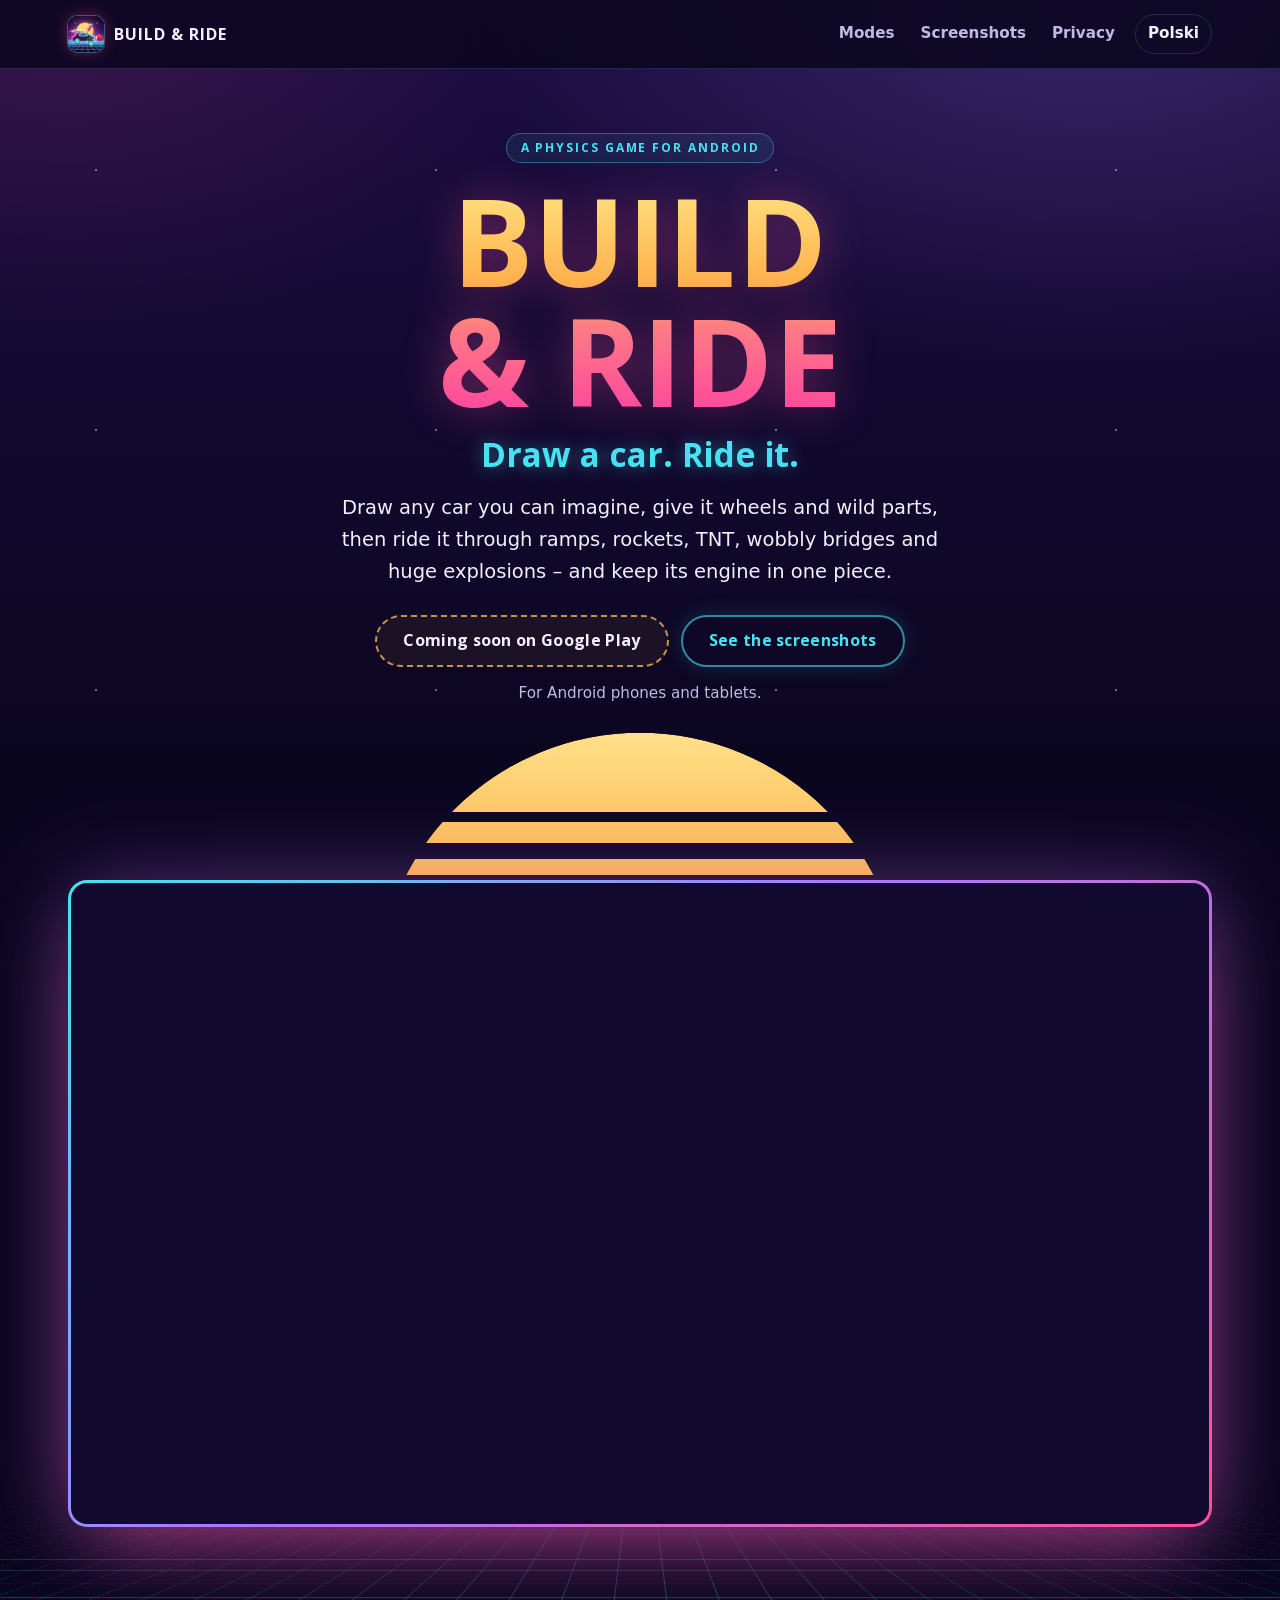
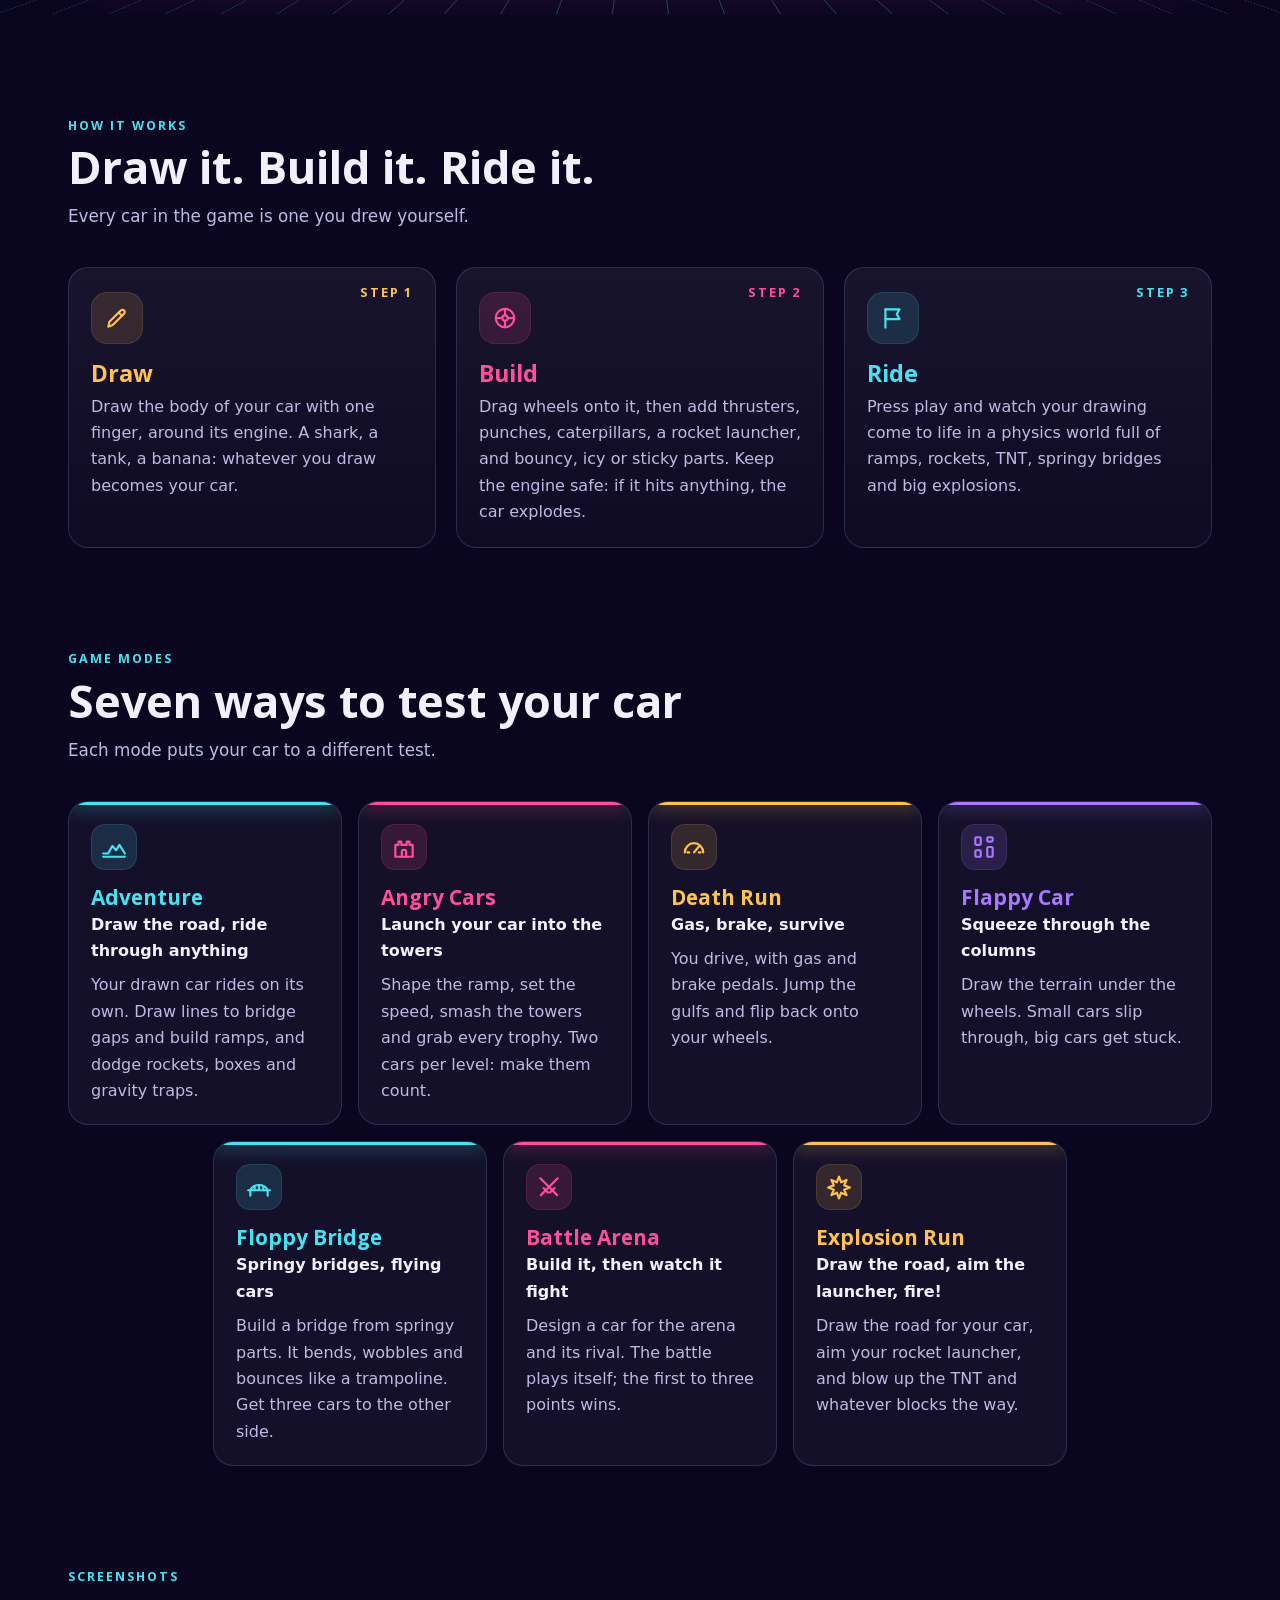
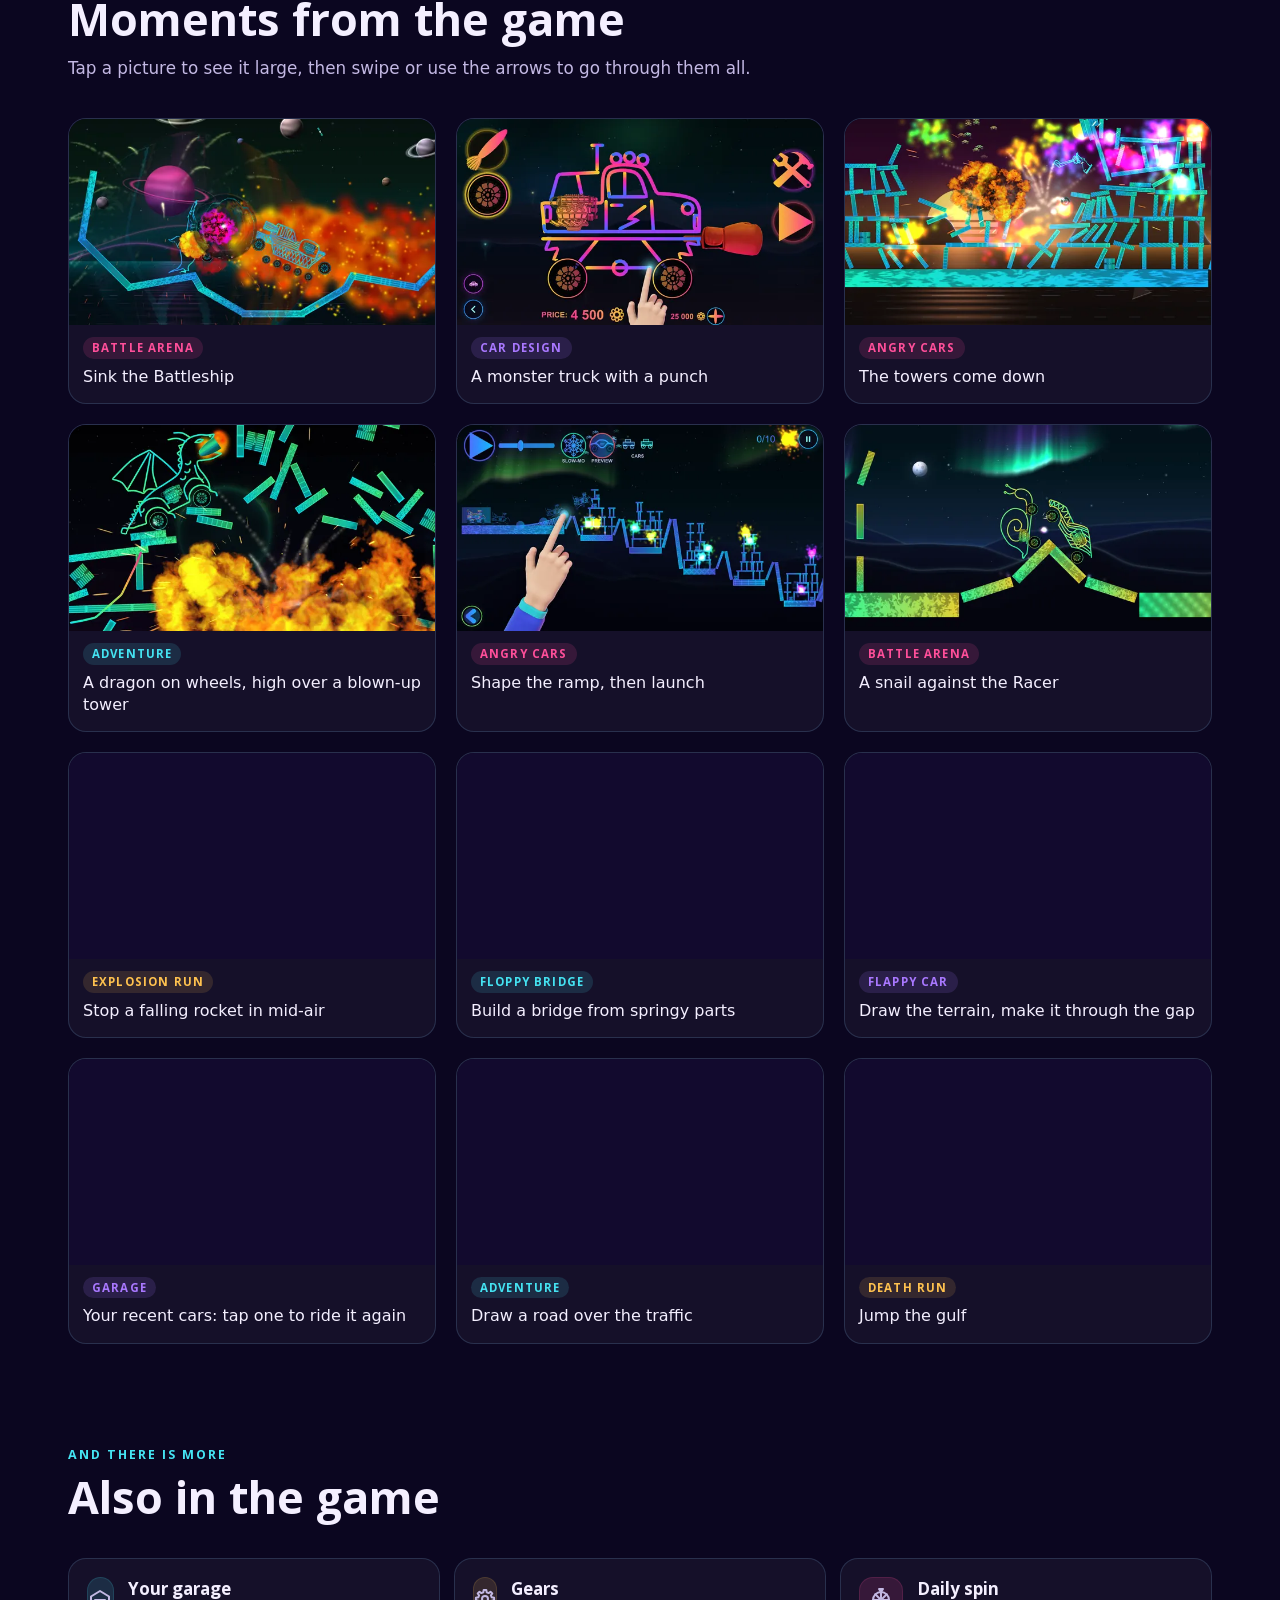
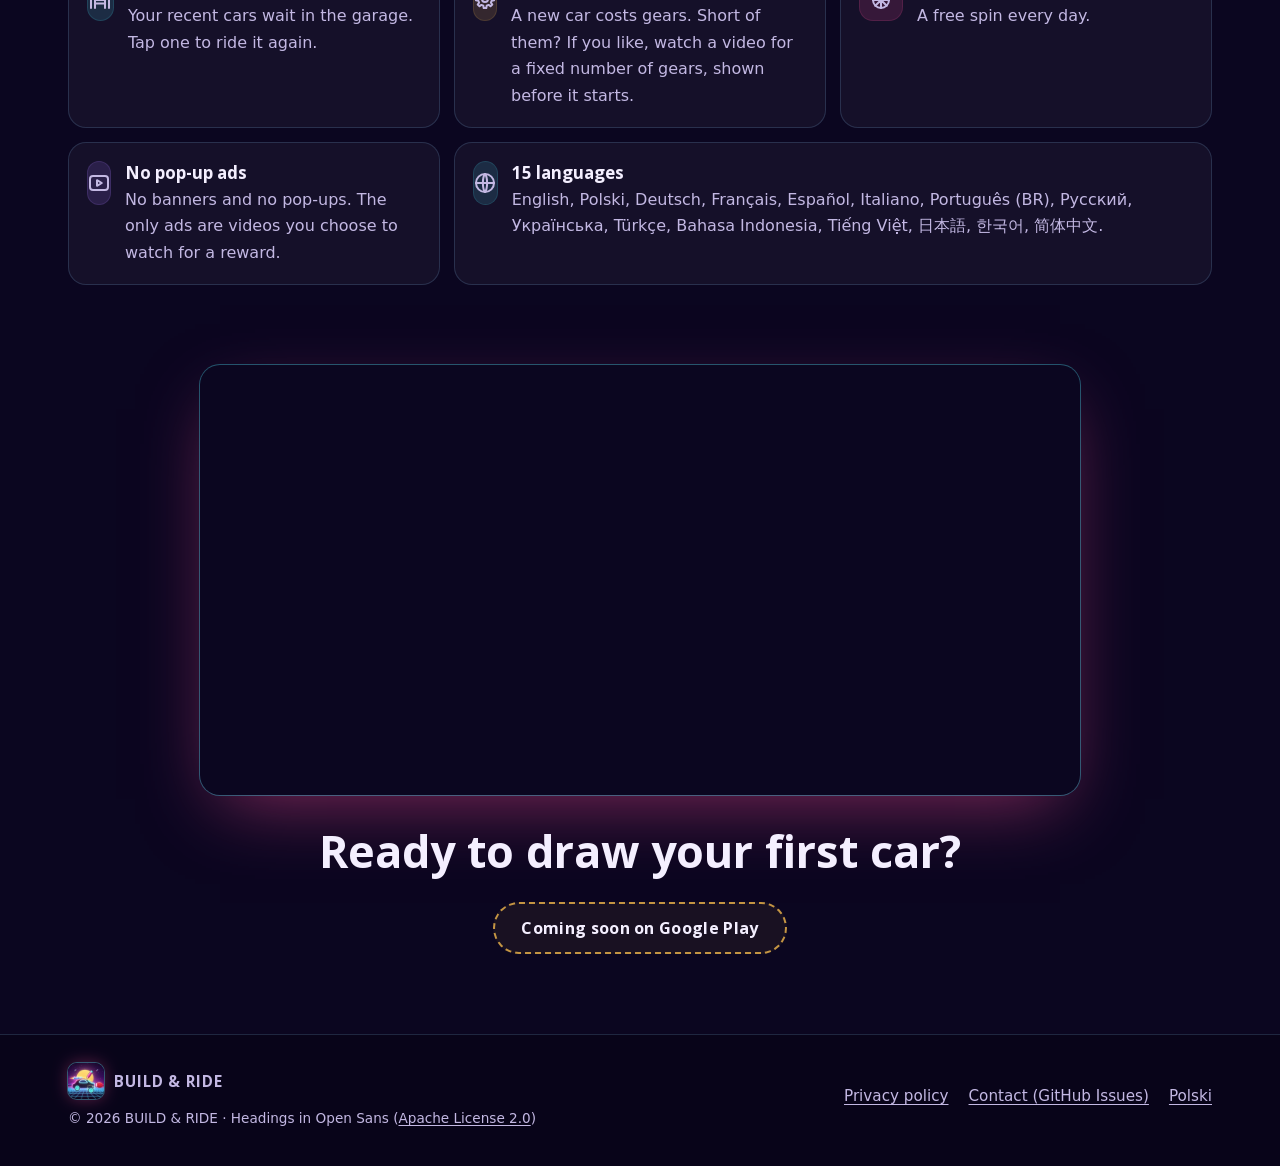
<file: index.html>
<!doctype html>
<html lang="en">
<head>
<meta charset="utf-8">
<meta name="viewport" content="width=device-width, initial-scale=1">
<meta http-equiv="Content-Security-Policy" content="default-src 'none'; img-src 'self'; style-src 'self'; font-src 'self'; script-src 'self'; base-uri 'none'; form-action 'none'">
<meta name="referrer" content="no-referrer">
<title>BUILD &amp; RIDE: Draw a car. Ride it.</title>
<meta name="description" content="BUILD &amp; RIDE is a physics game for Android: draw any car you can imagine, add wheels, thrusters, punches and a rocket launcher, then ride it through ramps, rockets, wobbly bridges and big explosions.">
<meta name="color-scheme" content="dark">
<meta name="theme-color" content="#0b0620">
<link rel="canonical" href="https://raaafal.github.io/">
<link rel="alternate" hreflang="en" href="https://raaafal.github.io/">
<link rel="alternate" hreflang="pl" href="https://raaafal.github.io/pl/">
<link rel="alternate" hreflang="x-default" href="https://raaafal.github.io/">
<link rel="icon" href="favicon.ico" sizes="16x16 32x32 48x48">
<link rel="icon" href="assets/img/icon-192.png" type="image/png" sizes="192x192">
<link rel="apple-touch-icon" href="assets/img/apple-touch-icon.png">
<link rel="preload" href="assets/fonts/open-sans-bold.woff" as="font" type="font/woff" crossorigin>
<link rel="stylesheet" href="assets/css/fonts.css">
<link rel="stylesheet" href="assets/css/site.css">
<script src="assets/js/gallery.js" defer></script>
<meta property="og:type" content="website">
<meta property="og:site_name" content="BUILD &amp; RIDE">
<meta property="og:title" content="BUILD &amp; RIDE: Draw a car. Ride it.">
<meta property="og:description" content="Draw any car you can imagine, give it wheels and wild parts, and ride it through a world of ramps, rockets and explosions. A physics game for Android.">
<meta property="og:url" content="https://raaafal.github.io/">
<meta property="og:image" content="https://raaafal.github.io/assets/img/og.jpg">
<meta property="og:image:width" content="1200">
<meta property="og:image:height" content="630">
<meta property="og:image:alt" content="BUILD &amp; RIDE: a neon car being drawn by a pencil, with a rocket, a boxing glove and an explosion">
<meta property="og:locale" content="en_US">
<meta property="og:locale:alternate" content="pl_PL">
<meta name="twitter:card" content="summary_large_image">
</head>
<body>
<svg class="sprite" aria-hidden="true" focusable="false">
  <symbol id="i-pencil" viewBox="0 0 24 24"><path d="M4 20l1-4.5L15.5 5a2.1 2.1 0 0 1 3 3L8 18.5 4 20z"/><path d="M13.5 7l3 3"/></symbol>
  <symbol id="i-wheel" viewBox="0 0 24 24"><circle cx="12" cy="12" r="8.5"/><circle cx="12" cy="12" r="2.5"/><path d="M12 3.5v6M12 14.5v6M3.5 12h6M14.5 12h6"/></symbol>
  <symbol id="i-flag" viewBox="0 0 24 24"><path d="M5 21V4"/><path d="M5 4h13l-2.5 4.5L18 13H5"/></symbol>
  <symbol id="i-road" viewBox="0 0 24 24"><path d="M2 18h4.5l4-7 3.5 4 3-5L22 18"/><path d="M2 21h20"/></symbol>
  <symbol id="i-castle" viewBox="0 0 24 24"><path d="M4 21V10h3V7h2.5v3h5V7H17v3h3v11z"/><path d="M10 21v-4.5a2 2 0 0 1 4 0V21"/></symbol>
  <symbol id="i-gauge" viewBox="0 0 24 24"><path d="M3.5 17a8.5 8.5 0 1 1 17 0"/><path d="M12 17l4.5-5.5"/><path d="M6 17h1.5M16.5 17H18"/></symbol>
  <symbol id="i-columns" viewBox="0 0 24 24"><rect x="4" y="3" width="5" height="7" rx="1"/><rect x="4" y="15" width="5" height="6" rx="1"/><rect x="15" y="3" width="5" height="4" rx="1"/><rect x="15" y="12" width="5" height="9" rx="1"/></symbol>
  <symbol id="i-bridge" viewBox="0 0 24 24"><path d="M2 15h20"/><path d="M4 15c3-6.5 13-6.5 16 0"/><path d="M8 15v-3.6M12 15v-4.6M16 15v-3.6"/><path d="M4 15v5M20 15v5"/></symbol>
  <symbol id="i-swords" viewBox="0 0 24 24"><path d="M4 4l11 11M13 17l4-4M16 16l3.5 3.5"/><path d="M20 4L9 15M7 13l4 4M8 16l-3.5 3.5"/></symbol>
  <symbol id="i-burst" viewBox="0 0 24 24"><path d="M12 2.5l2 5.2 5-2.2-2.2 5 5.2 2-5.2 2 2.2 5-5-2.2-2 5.2-2-5.2-5 2.2 2.2-5-5.2-2 5.2-2-2.2-5 5 2.2z"/></symbol>
  <symbol id="i-garage" viewBox="0 0 24 24"><path d="M3 21V9.5L12 4l9 5.5V21"/><path d="M7 21v-8h10v8M7 16.5h10"/></symbol>
  <symbol id="i-gear" viewBox="0 0 24 24"><path d="M10.3 5.3 L10.7 2.9 L13.3 2.9 L13.7 5.3 L15.6 6.1 L17.5 4.7 L19.3 6.5 L17.9 8.4 L18.7 10.3 L21.1 10.7 L21.1 13.3 L18.7 13.7 L17.9 15.6 L19.3 17.5 L17.5 19.3 L15.6 17.9 L13.7 18.7 L13.3 21.1 L10.7 21.1 L10.3 18.7 L8.4 17.9 L6.5 19.3 L4.7 17.5 L6.1 15.6 L5.3 13.7 L2.9 13.3 L2.9 10.7 L5.3 10.3 L6.1 8.4 L4.7 6.5 L6.5 4.7 L8.4 6.1Z"/><circle cx="12" cy="12" r="3"/></symbol>
  <symbol id="i-spin" viewBox="0 0 24 24"><circle cx="12" cy="13" r="8"/><path d="M12 5v16M4 13h16M6.3 7.3l11.4 11.4M17.7 7.3L6.3 18.7"/><path d="M10 2h4l-2 3z"/></symbol>
  <symbol id="i-video" viewBox="0 0 24 24"><rect x="3" y="5" width="18" height="14" rx="3"/><path d="M10 9.2v5.6l4.8-2.8z"/></symbol>
  <symbol id="i-globe" viewBox="0 0 24 24"><circle cx="12" cy="12" r="9"/><path d="M3 12h18M12 3c2.8 3.2 2.8 14.8 0 18M12 3c-2.8 3.2-2.8 14.8 0 18"/></symbol>
  <symbol id="i-close" viewBox="0 0 24 24"><path d="M6 6l12 12M18 6L6 18"/></symbol>
  <symbol id="i-prev" viewBox="0 0 24 24"><path d="M15 5l-7 7 7 7"/></symbol>
  <symbol id="i-next" viewBox="0 0 24 24"><path d="M9 5l7 7-7 7"/></symbol>
</svg>
<a class="skip" href="#main">Skip to content</a>

<header class="top">
  <div class="wrap">
    <a class="brand" href="./"><img src="assets/img/icon-96.webp" srcset="assets/img/icon-96.webp 1x, assets/img/icon-192.webp 2x" width="36" height="36" alt="">BUILD &amp; RIDE</a>
    <nav aria-label="Main">
      <ul class="nav">
        <li class="sect"><a href="#modes">Modes</a></li>
        <li class="sect"><a href="#screenshots">Screenshots</a></li>
        <li class="sect"><a href="privacy.html">Privacy</a></li>
        <li class="lang"><a href="pl/" hreflang="pl" lang="pl">Polski</a></li>
      </ul>
    </nav>
  </div>
</header>

<main id="main">
  <section class="hero" aria-labelledby="title">
    <div class="wrap">
      <p class="eyebrow">A physics game for Android</p>
      <h1 class="wordmark" id="title"><span>Build</span> <span>&amp; Ride</span></h1>
      <p class="tagline">Draw a car. Ride it.</p>
      <p class="lead">Draw any car you can imagine, give it wheels and wild parts, then ride it through ramps, rockets, TNT, wobbly bridges and huge explosions&nbsp;&ndash; and keep its engine in one piece.</p>
      <div class="cta">
        <!-- The Google Play listing was not live yet on 2026-11-10. When it is, replace the span below with:
        <a class="btn" href="https://play.google.com/store/apps/details?id=pl.favourite.drawandride">Get it on Google Play</a>
        -->
        <span class="btn btn-soon">Coming soon on Google Play</span>
        <a class="btn btn-ghost" href="#screenshots">See the screenshots</a>
      </div>
      <p class="note">For Android phones and tablets.</p>
      <figure class="showcase">
        <div class="frame">
          <picture>
            <source type="image/webp" srcset="assets/img/collage-960.webp 960w, assets/img/collage-1440.webp 1440w, assets/img/collage-1920.webp 1920w" sizes="(min-width: 1216px) 1154px, calc(100vw - 38px)">
            <img src="assets/img/collage-1920.jpg" width="1920" height="1080" fetchpriority="high" decoding="async" alt="A collage of moments from BUILD &amp; RIDE: a robot car on caterpillar tracks with two boxing gloves being designed, and dozens of neon cars racing, flying and blowing up in the game's modes.">
          </picture>
        </div>
      </figure>
    </div>
  </section>

  <section class="section" id="how" aria-labelledby="how-title">
    <div class="wrap">
      <div class="section-head">
        <p class="kicker">How it works</p>
        <h2 id="how-title">Draw it. Build it. Ride it.</h2>
        <p class="sub">Every car in the game is one you drew yourself.</p>
      </div>
      <ol class="steps">
        <li class="step c-gold">
          <span class="icon"><svg class="i" aria-hidden="true"><use href="#i-pencil"/></svg></span>
          <span class="step-no">Step 1</span>
          <h3>Draw</h3>
          <p>Draw the body of your car with one finger, around its engine. A shark, a tank, a banana: whatever you draw becomes your car.</p>
        </li>
        <li class="step c-pink">
          <span class="icon"><svg class="i" aria-hidden="true"><use href="#i-wheel"/></svg></span>
          <span class="step-no">Step 2</span>
          <h3>Build</h3>
          <p>Drag wheels onto it, then add thrusters, punches, caterpillars, a rocket launcher, and bouncy, icy or sticky parts. Keep the engine safe: if it hits anything, the car explodes.</p>
        </li>
        <li class="step c-cyan">
          <span class="icon"><svg class="i" aria-hidden="true"><use href="#i-flag"/></svg></span>
          <span class="step-no">Step 3</span>
          <h3>Ride</h3>
          <p>Press play and watch your drawing come to life in a physics world full of ramps, rockets, TNT, springy bridges and big explosions.</p>
        </li>
      </ol>
    </div>
  </section>

  <section class="section" id="modes" aria-labelledby="modes-title">
    <div class="wrap">
      <div class="section-head">
        <p class="kicker">Game modes</p>
        <h2 id="modes-title">Seven ways to test your car</h2>
        <p class="sub">Each mode puts your car to a different test.</p>
      </div>
      <ul class="modes">
        <li class="mode c-cyan">
          <span class="icon"><svg class="i" aria-hidden="true"><use href="#i-road"/></svg></span>
          <h3>Adventure</h3>
          <p class="mode-tag">Draw the road, ride through anything</p>
          <p>Your drawn car rides on its own. Draw lines to bridge gaps and build ramps, and dodge rockets, boxes and gravity traps.</p>
        </li>
        <li class="mode c-pink">
          <span class="icon"><svg class="i" aria-hidden="true"><use href="#i-castle"/></svg></span>
          <h3>Angry Cars</h3>
          <p class="mode-tag">Launch your car into the towers</p>
          <p>Shape the ramp, set the speed, smash the towers and grab every trophy. Two cars per level: make them count.</p>
        </li>
        <li class="mode c-gold">
          <span class="icon"><svg class="i" aria-hidden="true"><use href="#i-gauge"/></svg></span>
          <h3>Death Run</h3>
          <p class="mode-tag">Gas, brake, survive</p>
          <p>You drive, with gas and brake pedals. Jump the gulfs and flip back onto your wheels.</p>
        </li>
        <li class="mode c-violet">
          <span class="icon"><svg class="i" aria-hidden="true"><use href="#i-columns"/></svg></span>
          <h3>Flappy Car</h3>
          <p class="mode-tag">Squeeze through the columns</p>
          <p>Draw the terrain under the wheels. Small cars slip through, big cars get stuck.</p>
        </li>
        <li class="mode c-cyan">
          <span class="icon"><svg class="i" aria-hidden="true"><use href="#i-bridge"/></svg></span>
          <h3>Floppy Bridge</h3>
          <p class="mode-tag">Springy bridges, flying cars</p>
          <p>Build a bridge from springy parts. It bends, wobbles and bounces like a trampoline. Get three cars to the other side.</p>
        </li>
        <li class="mode c-pink">
          <span class="icon"><svg class="i" aria-hidden="true"><use href="#i-swords"/></svg></span>
          <h3>Battle Arena</h3>
          <p class="mode-tag">Build it, then watch it fight</p>
          <p>Design a car for the arena and its rival. The battle plays itself; the first to three points wins.</p>
        </li>
        <li class="mode c-gold">
          <span class="icon"><svg class="i" aria-hidden="true"><use href="#i-burst"/></svg></span>
          <h3>Explosion Run</h3>
          <p class="mode-tag">Draw the road, aim the launcher, fire!</p>
          <p>Draw the road for your car, aim your rocket launcher, and blow up the TNT and whatever blocks the way.</p>
        </li>
      </ul>
    </div>
  </section>

  <section class="section" id="screenshots" aria-labelledby="shots-title">
    <div class="wrap">
      <div class="section-head">
        <p class="kicker">Screenshots</p>
        <h2 id="shots-title">Moments from the game</h2>
        <p class="sub">Tap a picture to see it large, then swipe or use the arrows to go through them all.</p>
      </div>
      <ul class="gallery" tabindex="0" aria-label="Screenshots">
        <li>
          <figure class="shot c-pink">
            <a href="assets/img/shots/001-bat-battleship-1600.webp"><img src="assets/img/shots/001-bat-battleship-640.webp" srcset="assets/img/shots/001-bat-battleship-640.webp 640w, assets/img/shots/001-bat-battleship-960.webp 960w, assets/img/shots/001-bat-battleship-1600.webp 1600w" sizes="(min-width: 1100px) 370px, (min-width: 720px) 45vw, 84vw" width="640" height="360" loading="lazy" decoding="async" alt="Screenshot: Battle Arena, Sink the Battleship"></a>
            <figcaption><span class="chip">Battle Arena</span>Sink the Battleship</figcaption>
          </figure>
        </li>
        <li>
          <figure class="shot c-violet">
            <a href="assets/img/shots/009-des-monster-1600.webp"><img src="assets/img/shots/009-des-monster-640.webp" srcset="assets/img/shots/009-des-monster-640.webp 640w, assets/img/shots/009-des-monster-960.webp 960w, assets/img/shots/009-des-monster-1600.webp 1600w" sizes="(min-width: 1100px) 370px, (min-width: 720px) 45vw, 84vw" width="640" height="360" loading="lazy" decoding="async" alt="Screenshot: Car design, A monster truck with a punch"></a>
            <figcaption><span class="chip">Car design</span>A monster truck with a punch</figcaption>
          </figure>
        </li>
        <li>
          <figure class="shot c-pink">
            <a href="assets/img/shots/014-ang-hit4-1600.webp"><img src="assets/img/shots/014-ang-hit4-640.webp" srcset="assets/img/shots/014-ang-hit4-640.webp 640w, assets/img/shots/014-ang-hit4-960.webp 960w, assets/img/shots/014-ang-hit4-1600.webp 1600w" sizes="(min-width: 1100px) 370px, (min-width: 720px) 45vw, 84vw" width="640" height="360" loading="lazy" decoding="async" alt="Screenshot: Angry Cars, The towers come down"></a>
            <figcaption><span class="chip">Angry Cars</span>The towers come down</figcaption>
          </figure>
        </li>
        <li>
          <figure class="shot c-cyan">
            <a href="assets/img/shots/020-adv-collapse-1600.webp"><img src="assets/img/shots/020-adv-collapse-640.webp" srcset="assets/img/shots/020-adv-collapse-640.webp 640w, assets/img/shots/020-adv-collapse-960.webp 960w, assets/img/shots/020-adv-collapse-1600.webp 1600w" sizes="(min-width: 1100px) 370px, (min-width: 720px) 45vw, 84vw" width="640" height="360" loading="lazy" decoding="async" alt="Screenshot: Adventure, A dragon on wheels, high over a blown-up tower"></a>
            <figcaption><span class="chip">Adventure</span>A dragon on wheels, high over a blown-up tower</figcaption>
          </figure>
        </li>
        <li>
          <figure class="shot c-pink">
            <a href="assets/img/shots/030-ang-ramp-long-1600.webp"><img src="assets/img/shots/030-ang-ramp-long-640.webp" srcset="assets/img/shots/030-ang-ramp-long-640.webp 640w, assets/img/shots/030-ang-ramp-long-960.webp 960w, assets/img/shots/030-ang-ramp-long-1600.webp 1600w" sizes="(min-width: 1100px) 370px, (min-width: 720px) 45vw, 84vw" width="640" height="360" loading="lazy" decoding="async" alt="Screenshot: Angry Cars, Shape the ramp, then launch"></a>
            <figcaption><span class="chip">Angry Cars</span>Shape the ramp, then launch</figcaption>
          </figure>
        </li>
        <li>
          <figure class="shot c-pink">
            <a href="assets/img/shots/035-bat-racer-1600.webp"><img src="assets/img/shots/035-bat-racer-640.webp" srcset="assets/img/shots/035-bat-racer-640.webp 640w, assets/img/shots/035-bat-racer-960.webp 960w, assets/img/shots/035-bat-racer-1600.webp 1600w" sizes="(min-width: 1100px) 370px, (min-width: 720px) 45vw, 84vw" width="640" height="360" loading="lazy" decoding="async" alt="Screenshot: Battle Arena, A snail against the Racer"></a>
            <figcaption><span class="chip">Battle Arena</span>A snail against the Racer</figcaption>
          </figure>
        </li>
        <li>
          <figure class="shot c-gold">
            <a href="assets/img/shots/045-exp-intercept-1600.webp"><img src="assets/img/shots/045-exp-intercept-640.webp" srcset="assets/img/shots/045-exp-intercept-640.webp 640w, assets/img/shots/045-exp-intercept-960.webp 960w, assets/img/shots/045-exp-intercept-1600.webp 1600w" sizes="(min-width: 1100px) 370px, (min-width: 720px) 45vw, 84vw" width="640" height="360" loading="lazy" decoding="async" alt="Screenshot: Explosion Run, Stop a falling rocket in mid-air"></a>
            <figcaption><span class="chip">Explosion Run</span>Stop a falling rocket in mid-air</figcaption>
          </figure>
        </li>
        <li>
          <figure class="shot c-cyan">
            <a href="assets/img/shots/082-bri-build-truss-1600.webp"><img src="assets/img/shots/082-bri-build-truss-640.webp" srcset="assets/img/shots/082-bri-build-truss-640.webp 640w, assets/img/shots/082-bri-build-truss-960.webp 960w, assets/img/shots/082-bri-build-truss-1600.webp 1600w" sizes="(min-width: 1100px) 370px, (min-width: 720px) 45vw, 84vw" width="640" height="360" loading="lazy" decoding="async" alt="Screenshot: Floppy Bridge, Build a bridge from springy parts"></a>
            <figcaption><span class="chip">Floppy Bridge</span>Build a bridge from springy parts</figcaption>
          </figure>
        </li>
        <li>
          <figure class="shot c-violet">
            <a href="assets/img/shots/091-fly-ramp-1600.webp"><img src="assets/img/shots/091-fly-ramp-640.webp" srcset="assets/img/shots/091-fly-ramp-640.webp 640w, assets/img/shots/091-fly-ramp-960.webp 960w, assets/img/shots/091-fly-ramp-1600.webp 1600w" sizes="(min-width: 1100px) 370px, (min-width: 720px) 45vw, 84vw" width="640" height="360" loading="lazy" decoding="async" alt="Screenshot: Flappy Car, Draw the terrain, make it through the gap"></a>
            <figcaption><span class="chip">Flappy Car</span>Draw the terrain, make it through the gap</figcaption>
          </figure>
        </li>
        <li>
          <figure class="shot c-violet">
            <a href="assets/img/shots/094-gar-four-1600.webp"><img src="assets/img/shots/094-gar-four-640.webp" srcset="assets/img/shots/094-gar-four-640.webp 640w, assets/img/shots/094-gar-four-960.webp 960w, assets/img/shots/094-gar-four-1600.webp 1600w" sizes="(min-width: 1100px) 370px, (min-width: 720px) 45vw, 84vw" width="640" height="360" loading="lazy" decoding="async" alt="Screenshot: Garage, Your recent cars: tap one to ride it again"></a>
            <figcaption><span class="chip">Garage</span>Your recent cars: tap one to ride it again</figcaption>
          </figure>
        </li>
        <li>
          <figure class="shot c-cyan">
            <a href="assets/img/shots/096-adv-highway-1600.webp"><img src="assets/img/shots/096-adv-highway-640.webp" srcset="assets/img/shots/096-adv-highway-640.webp 640w, assets/img/shots/096-adv-highway-960.webp 960w, assets/img/shots/096-adv-highway-1600.webp 1600w" sizes="(min-width: 1100px) 370px, (min-width: 720px) 45vw, 84vw" width="640" height="360" loading="lazy" decoding="async" alt="Screenshot: Adventure, Draw a road over the traffic"></a>
            <figcaption><span class="chip">Adventure</span>Draw a road over the traffic</figcaption>
          </figure>
        </li>
        <li>
          <figure class="shot c-gold">
            <a href="assets/img/shots/097-run-gulf-1600.webp"><img src="assets/img/shots/097-run-gulf-640.webp" srcset="assets/img/shots/097-run-gulf-640.webp 640w, assets/img/shots/097-run-gulf-960.webp 960w, assets/img/shots/097-run-gulf-1600.webp 1600w" sizes="(min-width: 1100px) 370px, (min-width: 720px) 45vw, 84vw" width="640" height="360" loading="lazy" decoding="async" alt="Screenshot: Death Run, Jump the gulf"></a>
            <figcaption><span class="chip">Death Run</span>Jump the gulf</figcaption>
          </figure>
        </li>
      </ul>
      <p class="swipe-hint">Swipe sideways for more.</p>
    </div>
  </section>

  <section class="section" id="more" aria-labelledby="more-title">
    <div class="wrap">
      <div class="section-head">
        <p class="kicker">And there is more</p>
        <h2 id="more-title">Also in the game</h2>
      </div>
      <ul class="facts">
        <li class="fact c-cyan"><span class="icon"><svg class="i" aria-hidden="true"><use href="#i-garage"/></svg></span><div><strong>Your garage</strong><span>Your recent cars wait in the garage. Tap one to ride it again.</span></div></li>
        <li class="fact c-gold"><span class="icon"><svg class="i" aria-hidden="true"><use href="#i-gear"/></svg></span><div><strong>Gears</strong><span>A new car costs gears. Short of them? If you like, watch a video for a fixed number of gears, shown before it starts.</span></div></li>
        <li class="fact c-pink"><span class="icon"><svg class="i" aria-hidden="true"><use href="#i-spin"/></svg></span><div><strong>Daily spin</strong><span>A free spin every day.</span></div></li>
        <li class="fact c-violet"><span class="icon"><svg class="i" aria-hidden="true"><use href="#i-video"/></svg></span><div><strong>No pop-up ads</strong><span>No banners and no pop-ups. The only ads are videos you choose to watch for a reward.</span></div></li>
        <li class="fact c-cyan wide"><span class="icon"><svg class="i" aria-hidden="true"><use href="#i-globe"/></svg></span><div><strong>15 languages</strong><span class="langs">English, Polski, Deutsch, Français, Español, Italiano, Português (BR), Русский, Українська, Türkçe, Bahasa Indonesia, Tiếng Việt, 日本語, 한국어, 简体中文.</span></div></li>
      </ul>
    </div>
  </section>

  <section class="final" aria-labelledby="final-title">
    <div class="wrap">
      <div class="banner"><img src="assets/img/feature-1024.webp" srcset="assets/img/feature-640.webp 640w, assets/img/feature-1024.webp 1024w" sizes="(min-width: 936px) 880px, calc(100vw - 32px)" width="1024" height="500" loading="lazy" decoding="async" alt="BUILD &amp; RIDE: Draw a car. Ride it. A neon pencil draws a car, with a rocket, a boxing glove and an explosion around it."></div>
      <h2 id="final-title">Ready to draw your first car?</h2>
      <div class="cta">
        <!-- When the Google Play listing is live, replace the span below with:
        <a class="btn" href="https://play.google.com/store/apps/details?id=pl.favourite.drawandride">Get it on Google Play</a>
        -->
        <span class="btn btn-soon">Coming soon on Google Play</span>
      </div>
    </div>
  </section>
</main>

<footer class="foot">
  <div class="wrap">
    <div>
      <p><a class="brand" href="./"><img src="assets/img/icon-96.webp" width="36" height="36" alt="" loading="lazy">BUILD &amp; RIDE</a></p>
      <p class="small">&copy; 2026 BUILD &amp; RIDE &middot; Headings in Open Sans (<a href="assets/fonts/LICENSE.txt">Apache License 2.0</a>)</p>
    </div>
    <ul>
      <li><a href="privacy.html">Privacy policy</a></li>
      <li><a href="https://github.com/Raaafal/raaafal.github.io/issues">Contact (GitHub Issues)</a></li>
      <li><a href="pl/" hreflang="pl" lang="pl">Polski</a></li>
    </ul>
  </div>
</footer>

<dialog class="lightbox" aria-label="Screenshots, one by one">
  <div class="lb-bar">
    <p class="lb-count"></p>
    <button class="lb-btn lb-close" type="button" aria-label="Close"><svg class="i" aria-hidden="true"><use href="#i-close"/></svg></button>
  </div>
  <div class="lb-stage"></div>
  <div class="lb-foot">
    <button class="lb-btn lb-prev" type="button" aria-label="Previous screenshot"><svg class="i" aria-hidden="true"><use href="#i-prev"/></svg></button>
    <p class="lb-cap" aria-live="polite"></p>
    <button class="lb-btn lb-next" type="button" aria-label="Next screenshot"><svg class="i" aria-hidden="true"><use href="#i-next"/></svg></button>
  </div>
</dialog>
</body>
</html>
</file>
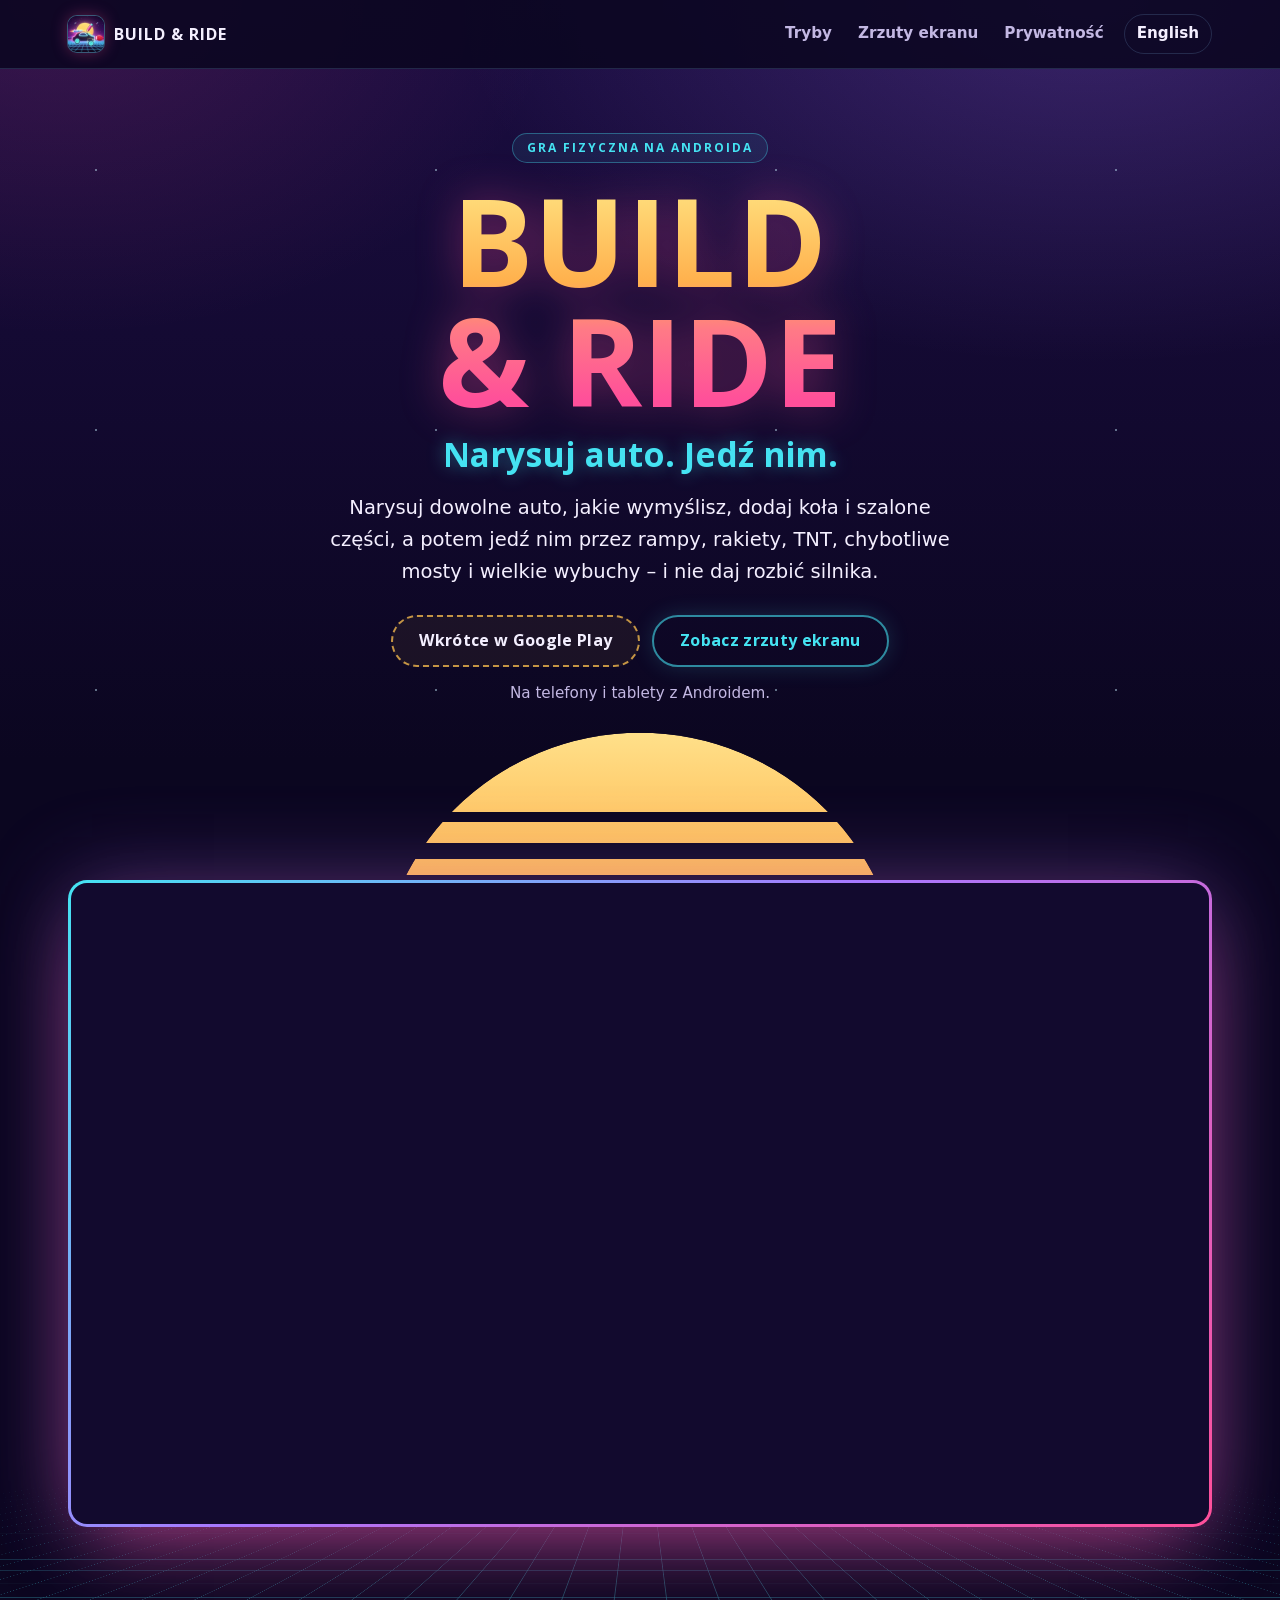
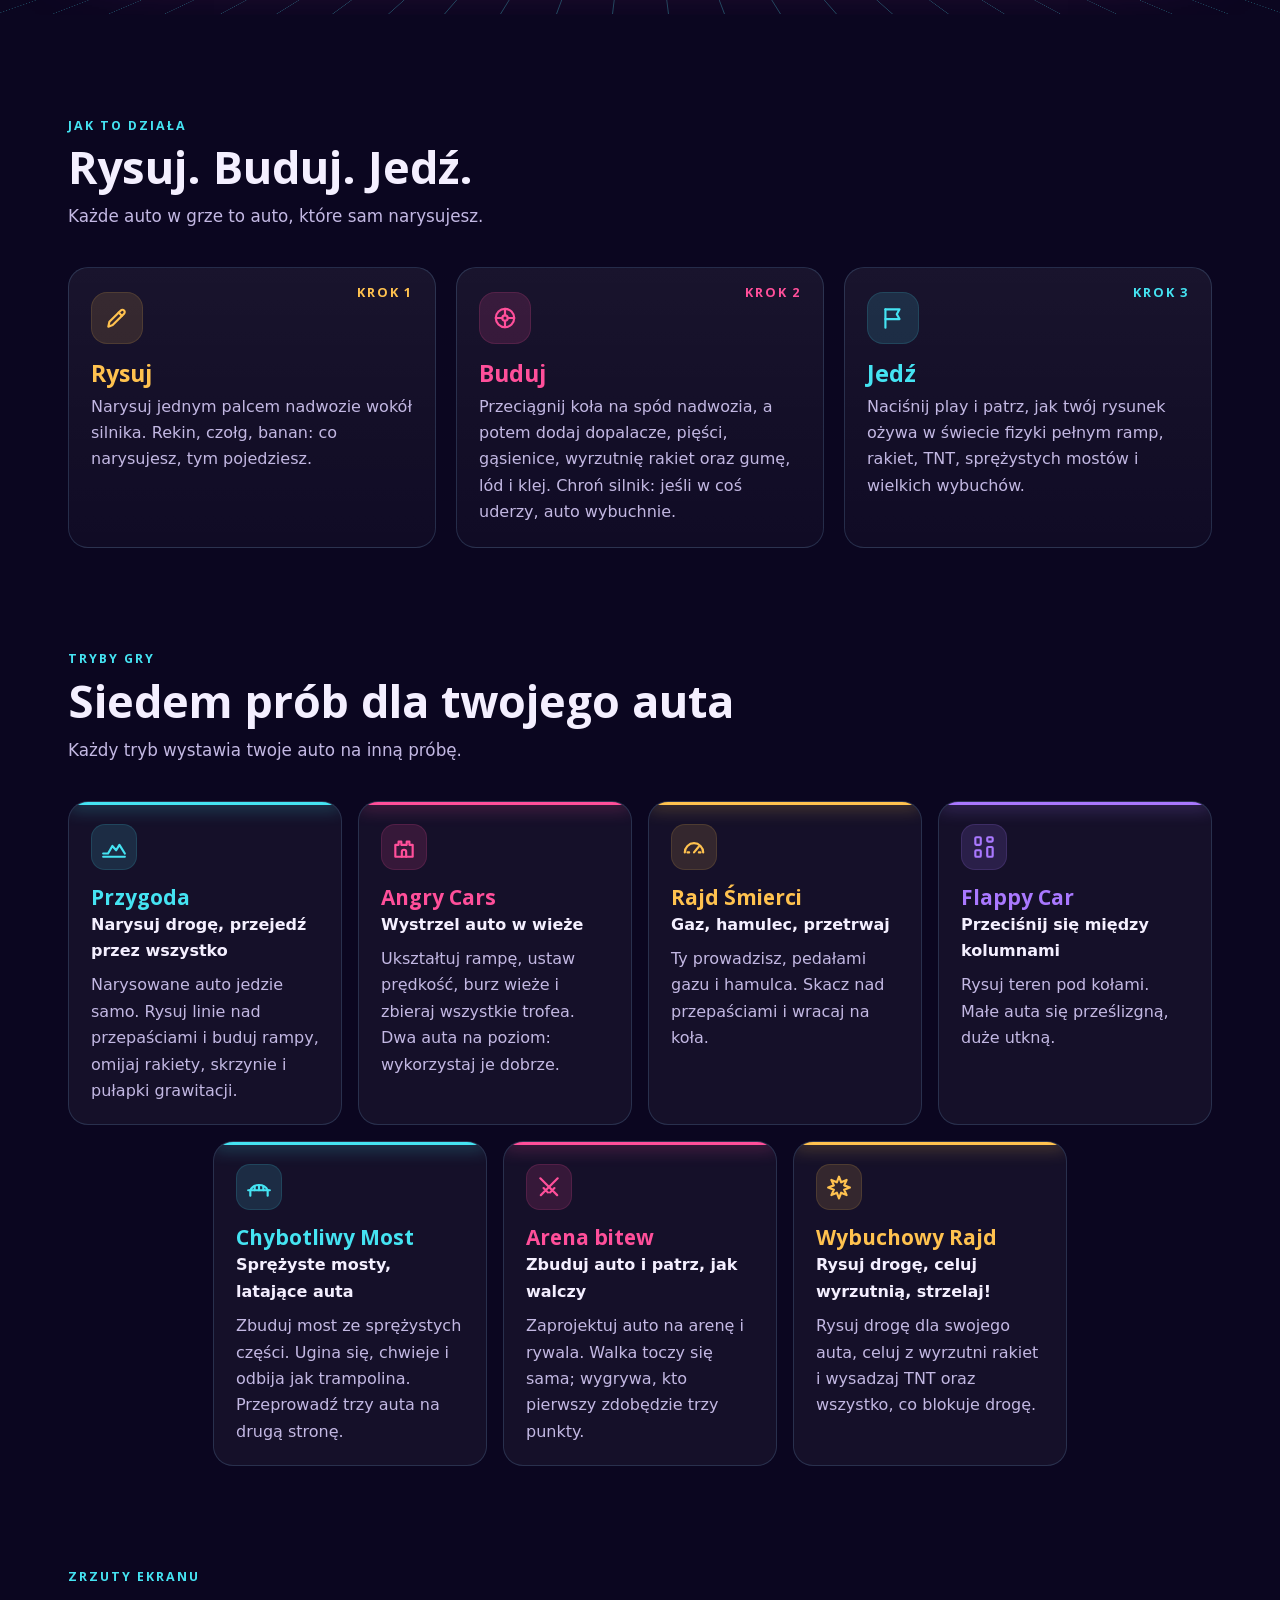
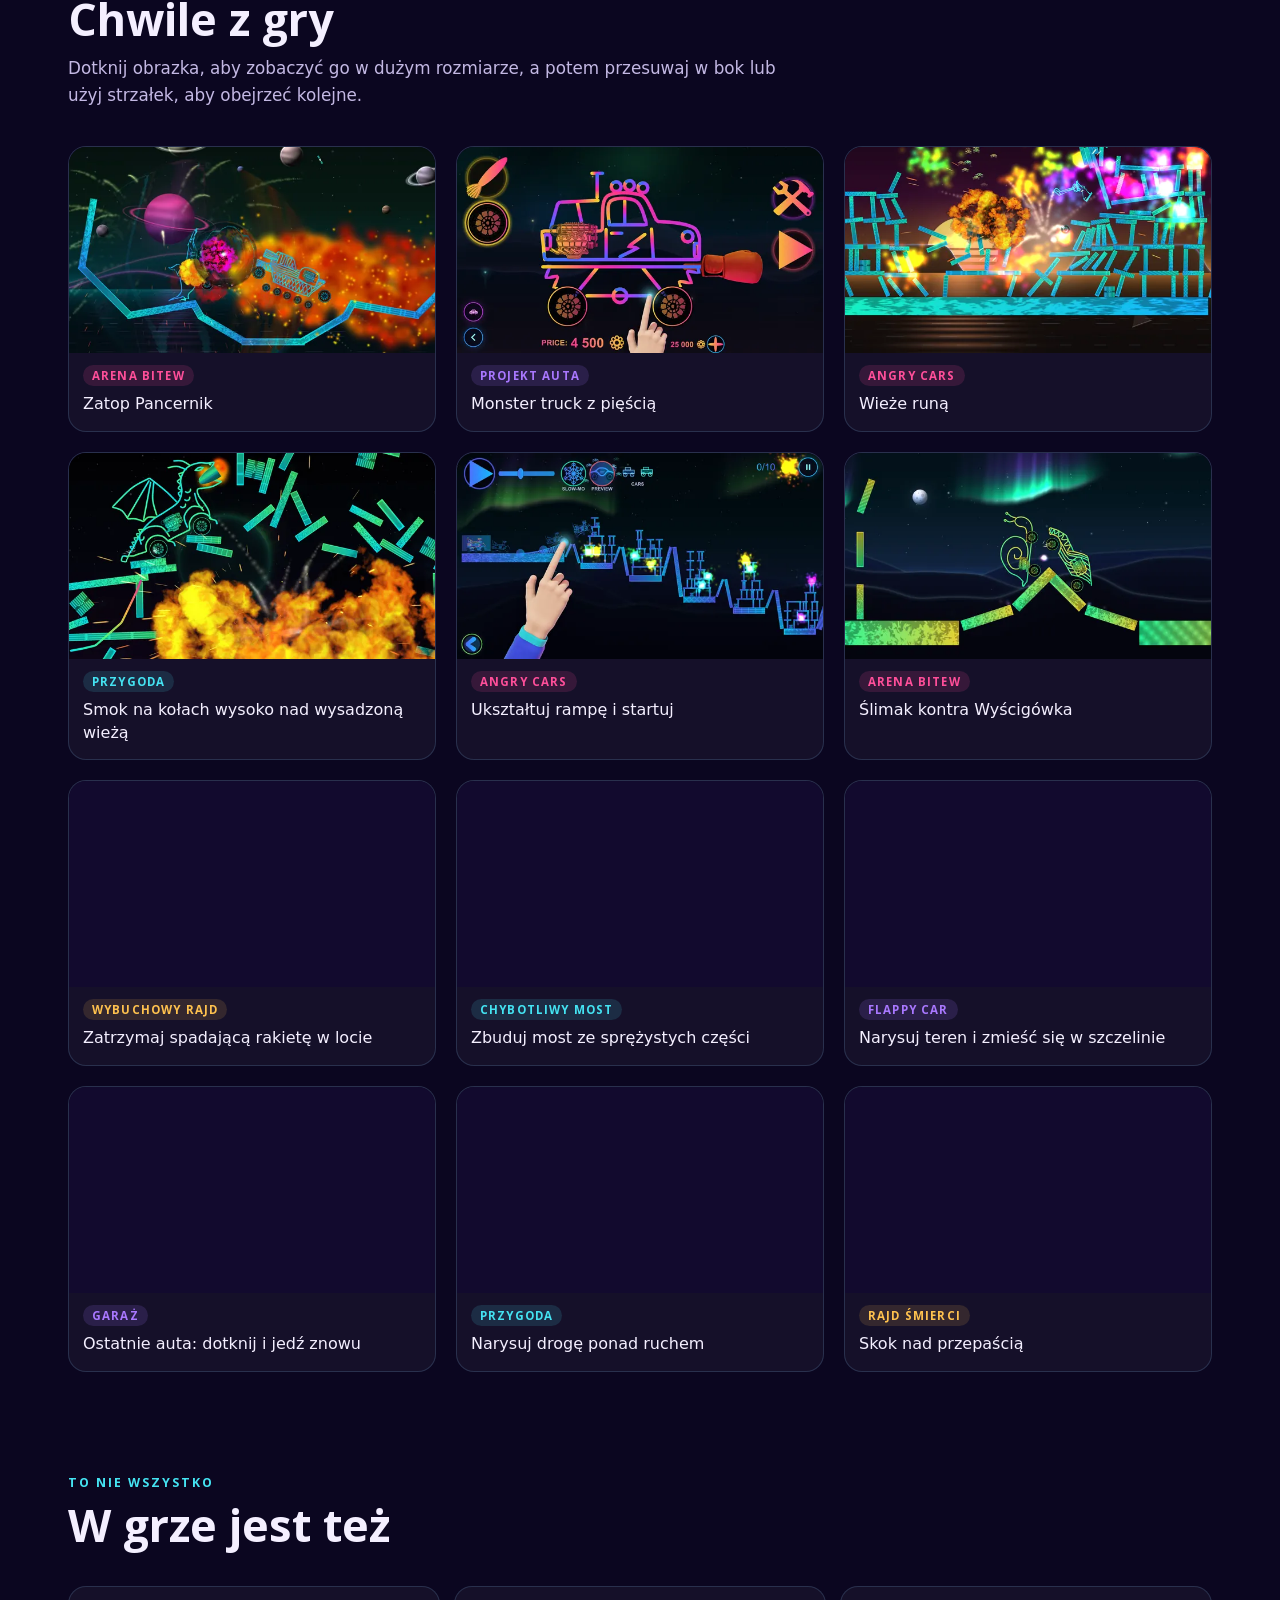
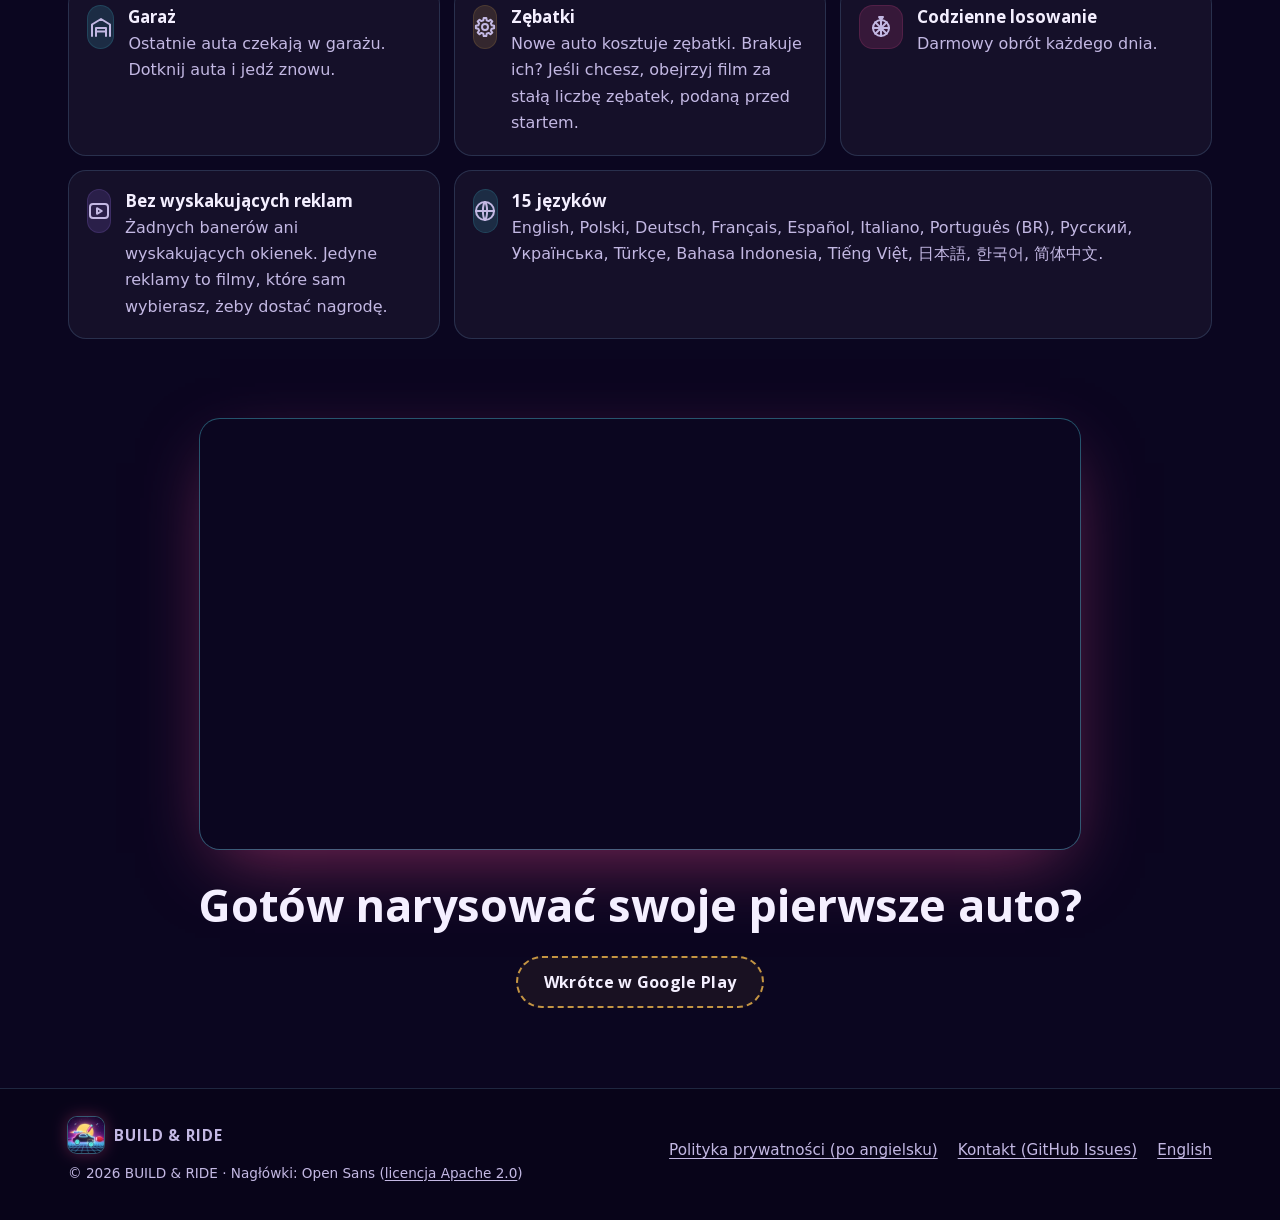
<file: pl/index.html>
<!doctype html>
<html lang="pl">
<head>
<meta charset="utf-8">
<meta name="viewport" content="width=device-width, initial-scale=1">
<meta http-equiv="Content-Security-Policy" content="default-src 'none'; img-src 'self'; style-src 'self'; font-src 'self'; script-src 'self'; base-uri 'none'; form-action 'none'">
<meta name="referrer" content="no-referrer">
<title>BUILD &amp; RIDE: Narysuj auto. Jedź nim.</title>
<meta name="description" content="BUILD &amp; RIDE to gra fizyczna na Androida: narysuj dowolne auto, dodaj koła, dopalacze, pięści i wyrzutnię rakiet, a potem jedź nim przez rampy, rakiety, chybotliwe mosty i wielkie wybuchy.">
<meta name="color-scheme" content="dark">
<meta name="theme-color" content="#0b0620">
<link rel="canonical" href="https://raaafal.github.io/pl/">
<link rel="alternate" hreflang="en" href="https://raaafal.github.io/">
<link rel="alternate" hreflang="pl" href="https://raaafal.github.io/pl/">
<link rel="alternate" hreflang="x-default" href="https://raaafal.github.io/">
<link rel="icon" href="../favicon.ico" sizes="16x16 32x32 48x48">
<link rel="icon" href="../assets/img/icon-192.png" type="image/png" sizes="192x192">
<link rel="apple-touch-icon" href="../assets/img/apple-touch-icon.png">
<link rel="preload" href="../assets/fonts/open-sans-bold.woff" as="font" type="font/woff" crossorigin>
<link rel="stylesheet" href="../assets/css/fonts.css">
<link rel="stylesheet" href="../assets/css/site.css">
<script src="../assets/js/gallery.js" defer></script>
<meta property="og:type" content="website">
<meta property="og:site_name" content="BUILD &amp; RIDE">
<meta property="og:title" content="BUILD &amp; RIDE: Narysuj auto. Jedź nim.">
<meta property="og:description" content="Narysuj dowolne auto, dodaj koła i szalone części i jedź nim przez świat ramp, rakiet i wybuchów. Gra fizyczna na Androida.">
<meta property="og:url" content="https://raaafal.github.io/pl/">
<meta property="og:image" content="https://raaafal.github.io/assets/img/og.jpg">
<meta property="og:image:width" content="1200">
<meta property="og:image:height" content="630">
<meta property="og:image:alt" content="BUILD &amp; RIDE: neonowe auto rysowane ołówkiem, z rakietą, rękawicą bokserską i wybuchem">
<meta property="og:locale" content="pl_PL">
<meta property="og:locale:alternate" content="en_US">
<meta name="twitter:card" content="summary_large_image">
</head>
<body>
<svg class="sprite" aria-hidden="true" focusable="false">
  <symbol id="i-pencil" viewBox="0 0 24 24"><path d="M4 20l1-4.5L15.5 5a2.1 2.1 0 0 1 3 3L8 18.5 4 20z"/><path d="M13.5 7l3 3"/></symbol>
  <symbol id="i-wheel" viewBox="0 0 24 24"><circle cx="12" cy="12" r="8.5"/><circle cx="12" cy="12" r="2.5"/><path d="M12 3.5v6M12 14.5v6M3.5 12h6M14.5 12h6"/></symbol>
  <symbol id="i-flag" viewBox="0 0 24 24"><path d="M5 21V4"/><path d="M5 4h13l-2.5 4.5L18 13H5"/></symbol>
  <symbol id="i-road" viewBox="0 0 24 24"><path d="M2 18h4.5l4-7 3.5 4 3-5L22 18"/><path d="M2 21h20"/></symbol>
  <symbol id="i-castle" viewBox="0 0 24 24"><path d="M4 21V10h3V7h2.5v3h5V7H17v3h3v11z"/><path d="M10 21v-4.5a2 2 0 0 1 4 0V21"/></symbol>
  <symbol id="i-gauge" viewBox="0 0 24 24"><path d="M3.5 17a8.5 8.5 0 1 1 17 0"/><path d="M12 17l4.5-5.5"/><path d="M6 17h1.5M16.5 17H18"/></symbol>
  <symbol id="i-columns" viewBox="0 0 24 24"><rect x="4" y="3" width="5" height="7" rx="1"/><rect x="4" y="15" width="5" height="6" rx="1"/><rect x="15" y="3" width="5" height="4" rx="1"/><rect x="15" y="12" width="5" height="9" rx="1"/></symbol>
  <symbol id="i-bridge" viewBox="0 0 24 24"><path d="M2 15h20"/><path d="M4 15c3-6.5 13-6.5 16 0"/><path d="M8 15v-3.6M12 15v-4.6M16 15v-3.6"/><path d="M4 15v5M20 15v5"/></symbol>
  <symbol id="i-swords" viewBox="0 0 24 24"><path d="M4 4l11 11M13 17l4-4M16 16l3.5 3.5"/><path d="M20 4L9 15M7 13l4 4M8 16l-3.5 3.5"/></symbol>
  <symbol id="i-burst" viewBox="0 0 24 24"><path d="M12 2.5l2 5.2 5-2.2-2.2 5 5.2 2-5.2 2 2.2 5-5-2.2-2 5.2-2-5.2-5 2.2 2.2-5-5.2-2 5.2-2-2.2-5 5 2.2z"/></symbol>
  <symbol id="i-garage" viewBox="0 0 24 24"><path d="M3 21V9.5L12 4l9 5.5V21"/><path d="M7 21v-8h10v8M7 16.5h10"/></symbol>
  <symbol id="i-gear" viewBox="0 0 24 24"><path d="M10.3 5.3 L10.7 2.9 L13.3 2.9 L13.7 5.3 L15.6 6.1 L17.5 4.7 L19.3 6.5 L17.9 8.4 L18.7 10.3 L21.1 10.7 L21.1 13.3 L18.7 13.7 L17.9 15.6 L19.3 17.5 L17.5 19.3 L15.6 17.9 L13.7 18.7 L13.3 21.1 L10.7 21.1 L10.3 18.7 L8.4 17.9 L6.5 19.3 L4.7 17.5 L6.1 15.6 L5.3 13.7 L2.9 13.3 L2.9 10.7 L5.3 10.3 L6.1 8.4 L4.7 6.5 L6.5 4.7 L8.4 6.1Z"/><circle cx="12" cy="12" r="3"/></symbol>
  <symbol id="i-spin" viewBox="0 0 24 24"><circle cx="12" cy="13" r="8"/><path d="M12 5v16M4 13h16M6.3 7.3l11.4 11.4M17.7 7.3L6.3 18.7"/><path d="M10 2h4l-2 3z"/></symbol>
  <symbol id="i-video" viewBox="0 0 24 24"><rect x="3" y="5" width="18" height="14" rx="3"/><path d="M10 9.2v5.6l4.8-2.8z"/></symbol>
  <symbol id="i-globe" viewBox="0 0 24 24"><circle cx="12" cy="12" r="9"/><path d="M3 12h18M12 3c2.8 3.2 2.8 14.8 0 18M12 3c-2.8 3.2-2.8 14.8 0 18"/></symbol>
  <symbol id="i-close" viewBox="0 0 24 24"><path d="M6 6l12 12M18 6L6 18"/></symbol>
  <symbol id="i-prev" viewBox="0 0 24 24"><path d="M15 5l-7 7 7 7"/></symbol>
  <symbol id="i-next" viewBox="0 0 24 24"><path d="M9 5l7 7-7 7"/></symbol>
</svg>
<a class="skip" href="#main">Przejdź do treści</a>

<header class="top">
  <div class="wrap">
    <a class="brand" href="./"><img src="../assets/img/icon-96.webp" srcset="../assets/img/icon-96.webp 1x, ../assets/img/icon-192.webp 2x" width="36" height="36" alt="">BUILD &amp; RIDE</a>
    <nav aria-label="Menu">
      <ul class="nav">
        <li class="sect"><a href="#modes">Tryby</a></li>
        <li class="sect"><a href="#screenshots">Zrzuty ekranu</a></li>
        <li class="sect"><a href="../privacy.html" hreflang="en">Prywatność</a></li>
        <li class="lang"><a href="../" hreflang="en" lang="en">English</a></li>
      </ul>
    </nav>
  </div>
</header>

<main id="main">
  <section class="hero" aria-labelledby="title">
    <div class="wrap">
      <p class="eyebrow">Gra fizyczna na Androida</p>
      <h1 class="wordmark" id="title"><span>Build</span> <span>&amp; Ride</span></h1>
      <p class="tagline">Narysuj auto. Jedź nim.</p>
      <p class="lead">Narysuj dowolne auto, jakie wymyślisz, dodaj koła i szalone części, a potem jedź nim przez rampy, rakiety, TNT, chybotliwe mosty i wielkie wybuchy&nbsp;&ndash; i nie daj rozbić silnika.</p>
      <div class="cta">
        <!-- Strony gry w Google Play jeszcze nie ma (2026-11-10). Gdy będzie, zamień poniższy span na:
        <a class="btn" href="https://play.google.com/store/apps/details?id=pl.favourite.drawandride">Pobierz z Google Play</a>
        -->
        <span class="btn btn-soon">Wkrótce w Google Play</span>
        <a class="btn btn-ghost" href="#screenshots">Zobacz zrzuty ekranu</a>
      </div>
      <p class="note">Na telefony i tablety z Androidem.</p>
      <figure class="showcase">
        <div class="frame">
          <picture>
            <source type="image/webp" srcset="../assets/img/collage-960.webp 960w, ../assets/img/collage-1440.webp 1440w, ../assets/img/collage-1920.webp 1920w" sizes="(min-width: 1216px) 1154px, calc(100vw - 38px)">
            <img src="../assets/img/collage-1920.jpg" width="1920" height="1080" fetchpriority="high" decoding="async" alt="Kolaż chwil z BUILD &amp; RIDE: projektowanie robota na gąsienicach z dwiema rękawicami bokserskimi i dziesiątki neonowych aut, które jadą, latają i wybuchają w trybach gry.">
          </picture>
        </div>
      </figure>
    </div>
  </section>

  <section class="section" id="how" aria-labelledby="how-title">
    <div class="wrap">
      <div class="section-head">
        <p class="kicker">Jak to działa</p>
        <h2 id="how-title">Rysuj. Buduj. Jedź.</h2>
        <p class="sub">Każde auto w grze to auto, które sam narysujesz.</p>
      </div>
      <ol class="steps">
        <li class="step c-gold">
          <span class="icon"><svg class="i" aria-hidden="true"><use href="#i-pencil"/></svg></span>
          <span class="step-no">Krok 1</span>
          <h3>Rysuj</h3>
          <p>Narysuj jednym palcem nadwozie wokół silnika. Rekin, czołg, banan: co narysujesz, tym pojedziesz.</p>
        </li>
        <li class="step c-pink">
          <span class="icon"><svg class="i" aria-hidden="true"><use href="#i-wheel"/></svg></span>
          <span class="step-no">Krok 2</span>
          <h3>Buduj</h3>
          <p>Przeciągnij koła na spód nadwozia, a potem dodaj dopalacze, pięści, gąsienice, wyrzutnię rakiet oraz gumę, lód i klej. Chroń silnik: jeśli w coś uderzy, auto wybuchnie.</p>
        </li>
        <li class="step c-cyan">
          <span class="icon"><svg class="i" aria-hidden="true"><use href="#i-flag"/></svg></span>
          <span class="step-no">Krok 3</span>
          <h3>Jedź</h3>
          <p>Naciśnij play i patrz, jak twój rysunek ożywa w świecie fizyki pełnym ramp, rakiet, TNT, sprężystych mostów i wielkich wybuchów.</p>
        </li>
      </ol>
    </div>
  </section>

  <section class="section" id="modes" aria-labelledby="modes-title">
    <div class="wrap">
      <div class="section-head">
        <p class="kicker">Tryby gry</p>
        <h2 id="modes-title">Siedem prób dla twojego auta</h2>
        <p class="sub">Każdy tryb wystawia twoje auto na inną próbę.</p>
      </div>
      <ul class="modes">
        <li class="mode c-cyan">
          <span class="icon"><svg class="i" aria-hidden="true"><use href="#i-road"/></svg></span>
          <h3>Przygoda</h3>
          <p class="mode-tag">Narysuj drogę, przejedź przez wszystko</p>
          <p>Narysowane auto jedzie samo. Rysuj linie nad przepaściami i buduj rampy, omijaj rakiety, skrzynie i pułapki grawitacji.</p>
        </li>
        <li class="mode c-pink">
          <span class="icon"><svg class="i" aria-hidden="true"><use href="#i-castle"/></svg></span>
          <h3>Angry Cars</h3>
          <p class="mode-tag">Wystrzel auto w wieże</p>
          <p>Ukształtuj rampę, ustaw prędkość, burz wieże i zbieraj wszystkie trofea. Dwa auta na poziom: wykorzystaj je dobrze.</p>
        </li>
        <li class="mode c-gold">
          <span class="icon"><svg class="i" aria-hidden="true"><use href="#i-gauge"/></svg></span>
          <h3>Rajd Śmierci</h3>
          <p class="mode-tag">Gaz, hamulec, przetrwaj</p>
          <p>Ty prowadzisz, pedałami gazu i hamulca. Skacz nad przepaściami i wracaj na koła.</p>
        </li>
        <li class="mode c-violet">
          <span class="icon"><svg class="i" aria-hidden="true"><use href="#i-columns"/></svg></span>
          <h3>Flappy Car</h3>
          <p class="mode-tag">Przeciśnij się między kolumnami</p>
          <p>Rysuj teren pod kołami. Małe auta się prześlizgną, duże utkną.</p>
        </li>
        <li class="mode c-cyan">
          <span class="icon"><svg class="i" aria-hidden="true"><use href="#i-bridge"/></svg></span>
          <h3>Chybotliwy Most</h3>
          <p class="mode-tag">Sprężyste mosty, latające auta</p>
          <p>Zbuduj most ze sprężystych części. Ugina się, chwieje i odbija jak trampolina. Przeprowadź trzy auta na drugą stronę.</p>
        </li>
        <li class="mode c-pink">
          <span class="icon"><svg class="i" aria-hidden="true"><use href="#i-swords"/></svg></span>
          <h3>Arena bitew</h3>
          <p class="mode-tag">Zbuduj auto i patrz, jak walczy</p>
          <p>Zaprojektuj auto na arenę i rywala. Walka toczy się sama; wygrywa, kto pierwszy zdobędzie trzy punkty.</p>
        </li>
        <li class="mode c-gold">
          <span class="icon"><svg class="i" aria-hidden="true"><use href="#i-burst"/></svg></span>
          <h3>Wybuchowy Rajd</h3>
          <p class="mode-tag">Rysuj drogę, celuj wyrzutnią, strzelaj!</p>
          <p>Rysuj drogę dla swojego auta, celuj z wyrzutni rakiet i wysadzaj TNT oraz wszystko, co blokuje drogę.</p>
        </li>
      </ul>
    </div>
  </section>

  <section class="section" id="screenshots" aria-labelledby="shots-title">
    <div class="wrap">
      <div class="section-head">
        <p class="kicker">Zrzuty ekranu</p>
        <h2 id="shots-title">Chwile z gry</h2>
        <p class="sub">Dotknij obrazka, aby zobaczyć go w dużym rozmiarze, a potem przesuwaj w bok lub użyj strzałek, aby obejrzeć kolejne.</p>
      </div>
      <ul class="gallery" tabindex="0" aria-label="Zrzuty ekranu">
        <li>
          <figure class="shot c-pink">
            <a href="../assets/img/shots/001-bat-battleship-1600.webp"><img src="../assets/img/shots/001-bat-battleship-640.webp" srcset="../assets/img/shots/001-bat-battleship-640.webp 640w, ../assets/img/shots/001-bat-battleship-960.webp 960w, ../assets/img/shots/001-bat-battleship-1600.webp 1600w" sizes="(min-width: 1100px) 370px, (min-width: 720px) 45vw, 84vw" width="640" height="360" loading="lazy" decoding="async" alt="Zrzut ekranu: Arena bitew, Zatop Pancernik"></a>
            <figcaption><span class="chip">Arena bitew</span>Zatop Pancernik</figcaption>
          </figure>
        </li>
        <li>
          <figure class="shot c-violet">
            <a href="../assets/img/shots/009-des-monster-1600.webp"><img src="../assets/img/shots/009-des-monster-640.webp" srcset="../assets/img/shots/009-des-monster-640.webp 640w, ../assets/img/shots/009-des-monster-960.webp 960w, ../assets/img/shots/009-des-monster-1600.webp 1600w" sizes="(min-width: 1100px) 370px, (min-width: 720px) 45vw, 84vw" width="640" height="360" loading="lazy" decoding="async" alt="Zrzut ekranu: Projekt auta, Monster truck z pięścią"></a>
            <figcaption><span class="chip">Projekt auta</span>Monster truck z pięścią</figcaption>
          </figure>
        </li>
        <li>
          <figure class="shot c-pink">
            <a href="../assets/img/shots/014-ang-hit4-1600.webp"><img src="../assets/img/shots/014-ang-hit4-640.webp" srcset="../assets/img/shots/014-ang-hit4-640.webp 640w, ../assets/img/shots/014-ang-hit4-960.webp 960w, ../assets/img/shots/014-ang-hit4-1600.webp 1600w" sizes="(min-width: 1100px) 370px, (min-width: 720px) 45vw, 84vw" width="640" height="360" loading="lazy" decoding="async" alt="Zrzut ekranu: Angry Cars, Wieże runą"></a>
            <figcaption><span class="chip">Angry Cars</span>Wieże runą</figcaption>
          </figure>
        </li>
        <li>
          <figure class="shot c-cyan">
            <a href="../assets/img/shots/020-adv-collapse-1600.webp"><img src="../assets/img/shots/020-adv-collapse-640.webp" srcset="../assets/img/shots/020-adv-collapse-640.webp 640w, ../assets/img/shots/020-adv-collapse-960.webp 960w, ../assets/img/shots/020-adv-collapse-1600.webp 1600w" sizes="(min-width: 1100px) 370px, (min-width: 720px) 45vw, 84vw" width="640" height="360" loading="lazy" decoding="async" alt="Zrzut ekranu: Przygoda, Smok na kołach wysoko nad wysadzoną wieżą"></a>
            <figcaption><span class="chip">Przygoda</span>Smok na kołach wysoko nad wysadzoną wieżą</figcaption>
          </figure>
        </li>
        <li>
          <figure class="shot c-pink">
            <a href="../assets/img/shots/030-ang-ramp-long-1600.webp"><img src="../assets/img/shots/030-ang-ramp-long-640.webp" srcset="../assets/img/shots/030-ang-ramp-long-640.webp 640w, ../assets/img/shots/030-ang-ramp-long-960.webp 960w, ../assets/img/shots/030-ang-ramp-long-1600.webp 1600w" sizes="(min-width: 1100px) 370px, (min-width: 720px) 45vw, 84vw" width="640" height="360" loading="lazy" decoding="async" alt="Zrzut ekranu: Angry Cars, Ukształtuj rampę i startuj"></a>
            <figcaption><span class="chip">Angry Cars</span>Ukształtuj rampę i startuj</figcaption>
          </figure>
        </li>
        <li>
          <figure class="shot c-pink">
            <a href="../assets/img/shots/035-bat-racer-1600.webp"><img src="../assets/img/shots/035-bat-racer-640.webp" srcset="../assets/img/shots/035-bat-racer-640.webp 640w, ../assets/img/shots/035-bat-racer-960.webp 960w, ../assets/img/shots/035-bat-racer-1600.webp 1600w" sizes="(min-width: 1100px) 370px, (min-width: 720px) 45vw, 84vw" width="640" height="360" loading="lazy" decoding="async" alt="Zrzut ekranu: Arena bitew, Ślimak kontra Wyścigówka"></a>
            <figcaption><span class="chip">Arena bitew</span>Ślimak kontra Wyścigówka</figcaption>
          </figure>
        </li>
        <li>
          <figure class="shot c-gold">
            <a href="../assets/img/shots/045-exp-intercept-1600.webp"><img src="../assets/img/shots/045-exp-intercept-640.webp" srcset="../assets/img/shots/045-exp-intercept-640.webp 640w, ../assets/img/shots/045-exp-intercept-960.webp 960w, ../assets/img/shots/045-exp-intercept-1600.webp 1600w" sizes="(min-width: 1100px) 370px, (min-width: 720px) 45vw, 84vw" width="640" height="360" loading="lazy" decoding="async" alt="Zrzut ekranu: Wybuchowy Rajd, Zatrzymaj spadającą rakietę w locie"></a>
            <figcaption><span class="chip">Wybuchowy Rajd</span>Zatrzymaj spadającą rakietę w locie</figcaption>
          </figure>
        </li>
        <li>
          <figure class="shot c-cyan">
            <a href="../assets/img/shots/082-bri-build-truss-1600.webp"><img src="../assets/img/shots/082-bri-build-truss-640.webp" srcset="../assets/img/shots/082-bri-build-truss-640.webp 640w, ../assets/img/shots/082-bri-build-truss-960.webp 960w, ../assets/img/shots/082-bri-build-truss-1600.webp 1600w" sizes="(min-width: 1100px) 370px, (min-width: 720px) 45vw, 84vw" width="640" height="360" loading="lazy" decoding="async" alt="Zrzut ekranu: Chybotliwy Most, Zbuduj most ze sprężystych części"></a>
            <figcaption><span class="chip">Chybotliwy Most</span>Zbuduj most ze sprężystych części</figcaption>
          </figure>
        </li>
        <li>
          <figure class="shot c-violet">
            <a href="../assets/img/shots/091-fly-ramp-1600.webp"><img src="../assets/img/shots/091-fly-ramp-640.webp" srcset="../assets/img/shots/091-fly-ramp-640.webp 640w, ../assets/img/shots/091-fly-ramp-960.webp 960w, ../assets/img/shots/091-fly-ramp-1600.webp 1600w" sizes="(min-width: 1100px) 370px, (min-width: 720px) 45vw, 84vw" width="640" height="360" loading="lazy" decoding="async" alt="Zrzut ekranu: Flappy Car, Narysuj teren i zmieść się w szczelinie"></a>
            <figcaption><span class="chip">Flappy Car</span>Narysuj teren i zmieść się w szczelinie</figcaption>
          </figure>
        </li>
        <li>
          <figure class="shot c-violet">
            <a href="../assets/img/shots/094-gar-four-1600.webp"><img src="../assets/img/shots/094-gar-four-640.webp" srcset="../assets/img/shots/094-gar-four-640.webp 640w, ../assets/img/shots/094-gar-four-960.webp 960w, ../assets/img/shots/094-gar-four-1600.webp 1600w" sizes="(min-width: 1100px) 370px, (min-width: 720px) 45vw, 84vw" width="640" height="360" loading="lazy" decoding="async" alt="Zrzut ekranu: Garaż, Ostatnie auta: dotknij i jedź znowu"></a>
            <figcaption><span class="chip">Garaż</span>Ostatnie auta: dotknij i jedź znowu</figcaption>
          </figure>
        </li>
        <li>
          <figure class="shot c-cyan">
            <a href="../assets/img/shots/096-adv-highway-1600.webp"><img src="../assets/img/shots/096-adv-highway-640.webp" srcset="../assets/img/shots/096-adv-highway-640.webp 640w, ../assets/img/shots/096-adv-highway-960.webp 960w, ../assets/img/shots/096-adv-highway-1600.webp 1600w" sizes="(min-width: 1100px) 370px, (min-width: 720px) 45vw, 84vw" width="640" height="360" loading="lazy" decoding="async" alt="Zrzut ekranu: Przygoda, Narysuj drogę ponad ruchem"></a>
            <figcaption><span class="chip">Przygoda</span>Narysuj drogę ponad ruchem</figcaption>
          </figure>
        </li>
        <li>
          <figure class="shot c-gold">
            <a href="../assets/img/shots/097-run-gulf-1600.webp"><img src="../assets/img/shots/097-run-gulf-640.webp" srcset="../assets/img/shots/097-run-gulf-640.webp 640w, ../assets/img/shots/097-run-gulf-960.webp 960w, ../assets/img/shots/097-run-gulf-1600.webp 1600w" sizes="(min-width: 1100px) 370px, (min-width: 720px) 45vw, 84vw" width="640" height="360" loading="lazy" decoding="async" alt="Zrzut ekranu: Rajd Śmierci, Skok nad przepaścią"></a>
            <figcaption><span class="chip">Rajd Śmierci</span>Skok nad przepaścią</figcaption>
          </figure>
        </li>
      </ul>
      <p class="swipe-hint">Przesuń w bok, aby zobaczyć więcej.</p>
    </div>
  </section>

  <section class="section" id="more" aria-labelledby="more-title">
    <div class="wrap">
      <div class="section-head">
        <p class="kicker">To nie wszystko</p>
        <h2 id="more-title">W grze jest też</h2>
      </div>
      <ul class="facts">
        <li class="fact c-cyan"><span class="icon"><svg class="i" aria-hidden="true"><use href="#i-garage"/></svg></span><div><strong>Garaż</strong><span>Ostatnie auta czekają w garażu. Dotknij auta i jedź znowu.</span></div></li>
        <li class="fact c-gold"><span class="icon"><svg class="i" aria-hidden="true"><use href="#i-gear"/></svg></span><div><strong>Zębatki</strong><span>Nowe auto kosztuje zębatki. Brakuje ich? Jeśli chcesz, obejrzyj film za stałą liczbę zębatek, podaną przed startem.</span></div></li>
        <li class="fact c-pink"><span class="icon"><svg class="i" aria-hidden="true"><use href="#i-spin"/></svg></span><div><strong>Codzienne losowanie</strong><span>Darmowy obrót każdego dnia.</span></div></li>
        <li class="fact c-violet"><span class="icon"><svg class="i" aria-hidden="true"><use href="#i-video"/></svg></span><div><strong>Bez wyskakujących reklam</strong><span>Żadnych banerów ani wyskakujących okienek. Jedyne reklamy to filmy, które sam wybierasz, żeby dostać nagrodę.</span></div></li>
        <li class="fact c-cyan wide"><span class="icon"><svg class="i" aria-hidden="true"><use href="#i-globe"/></svg></span><div><strong>15 języków</strong><span class="langs">English, Polski, Deutsch, Français, Español, Italiano, Português (BR), Русский, Українська, Türkçe, Bahasa Indonesia, Tiếng Việt, 日本語, 한국어, 简体中文.</span></div></li>
      </ul>
    </div>
  </section>

  <section class="final" aria-labelledby="final-title">
    <div class="wrap">
      <div class="banner"><img src="../assets/img/feature-1024.webp" srcset="../assets/img/feature-640.webp 640w, ../assets/img/feature-1024.webp 1024w" sizes="(min-width: 936px) 880px, calc(100vw - 32px)" width="1024" height="500" loading="lazy" decoding="async" alt="BUILD &amp; RIDE: Draw a car. Ride it. Neonowy ołówek rysuje auto, a wokół rakieta, rękawica bokserska i wybuch."></div>
      <h2 id="final-title">Gotów narysować swoje pierwsze auto?</h2>
      <div class="cta">
        <!-- Gdy strona gry w Google Play będzie gotowa, zamień poniższy span na:
        <a class="btn" href="https://play.google.com/store/apps/details?id=pl.favourite.drawandride">Pobierz z Google Play</a>
        -->
        <span class="btn btn-soon">Wkrótce w Google Play</span>
      </div>
    </div>
  </section>
</main>

<footer class="foot">
  <div class="wrap">
    <div>
      <p><a class="brand" href="./"><img src="../assets/img/icon-96.webp" width="36" height="36" alt="" loading="lazy">BUILD &amp; RIDE</a></p>
      <p class="small">&copy; 2026 BUILD &amp; RIDE &middot; Nagłówki: Open Sans (<a href="../assets/fonts/LICENSE.txt" hreflang="en">licencja Apache 2.0</a>)</p>
    </div>
    <ul>
      <li><a href="../privacy.html" hreflang="en">Polityka prywatności (po angielsku)</a></li>
      <li><a href="https://github.com/Raaafal/raaafal.github.io/issues">Kontakt (GitHub Issues)</a></li>
      <li><a href="../" hreflang="en" lang="en">English</a></li>
    </ul>
  </div>
</footer>

<dialog class="lightbox" aria-label="Zrzuty ekranu po kolei">
  <div class="lb-bar">
    <p class="lb-count"></p>
    <button class="lb-btn lb-close" type="button" aria-label="Zamknij"><svg class="i" aria-hidden="true"><use href="#i-close"/></svg></button>
  </div>
  <div class="lb-stage"></div>
  <div class="lb-foot">
    <button class="lb-btn lb-prev" type="button" aria-label="Poprzedni zrzut ekranu"><svg class="i" aria-hidden="true"><use href="#i-prev"/></svg></button>
    <p class="lb-cap" aria-live="polite"></p>
    <button class="lb-btn lb-next" type="button" aria-label="Następny zrzut ekranu"><svg class="i" aria-hidden="true"><use href="#i-next"/></svg></button>
  </div>
</dialog>
</body>
</html>
</file>
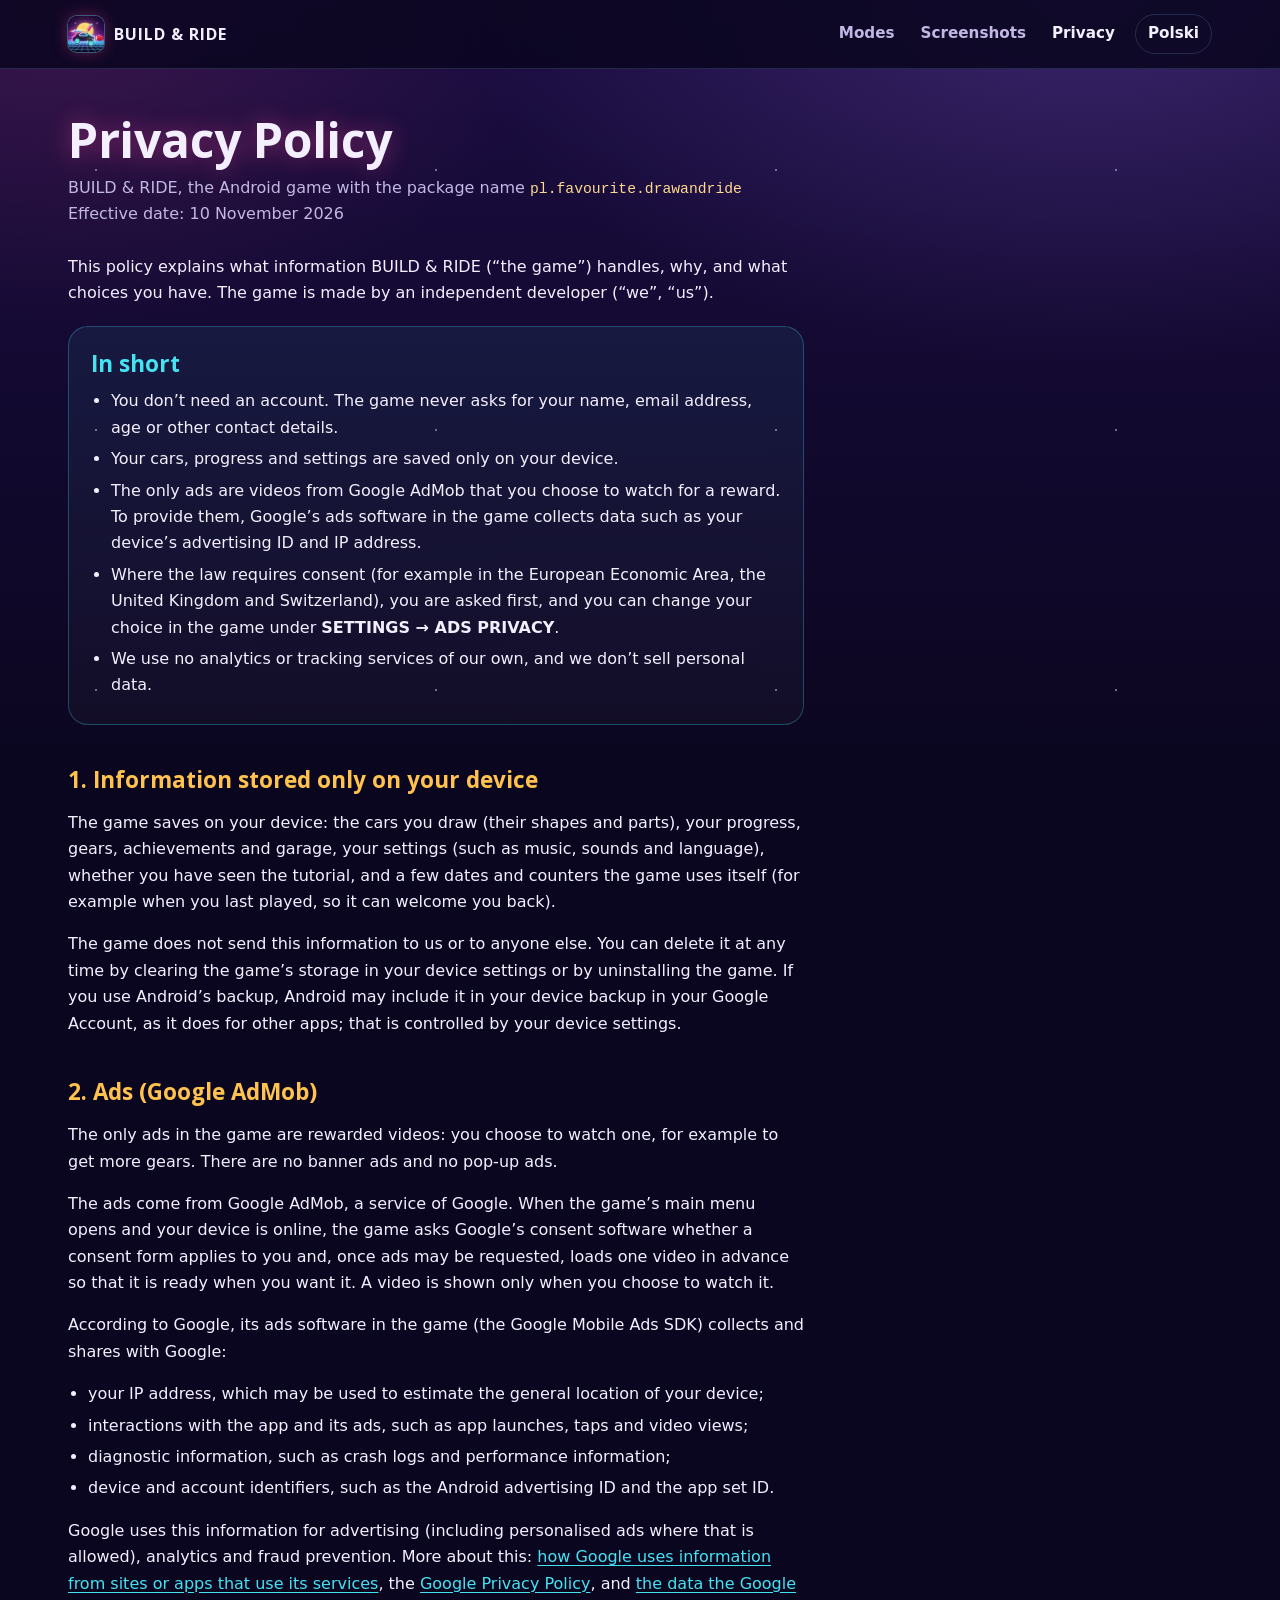
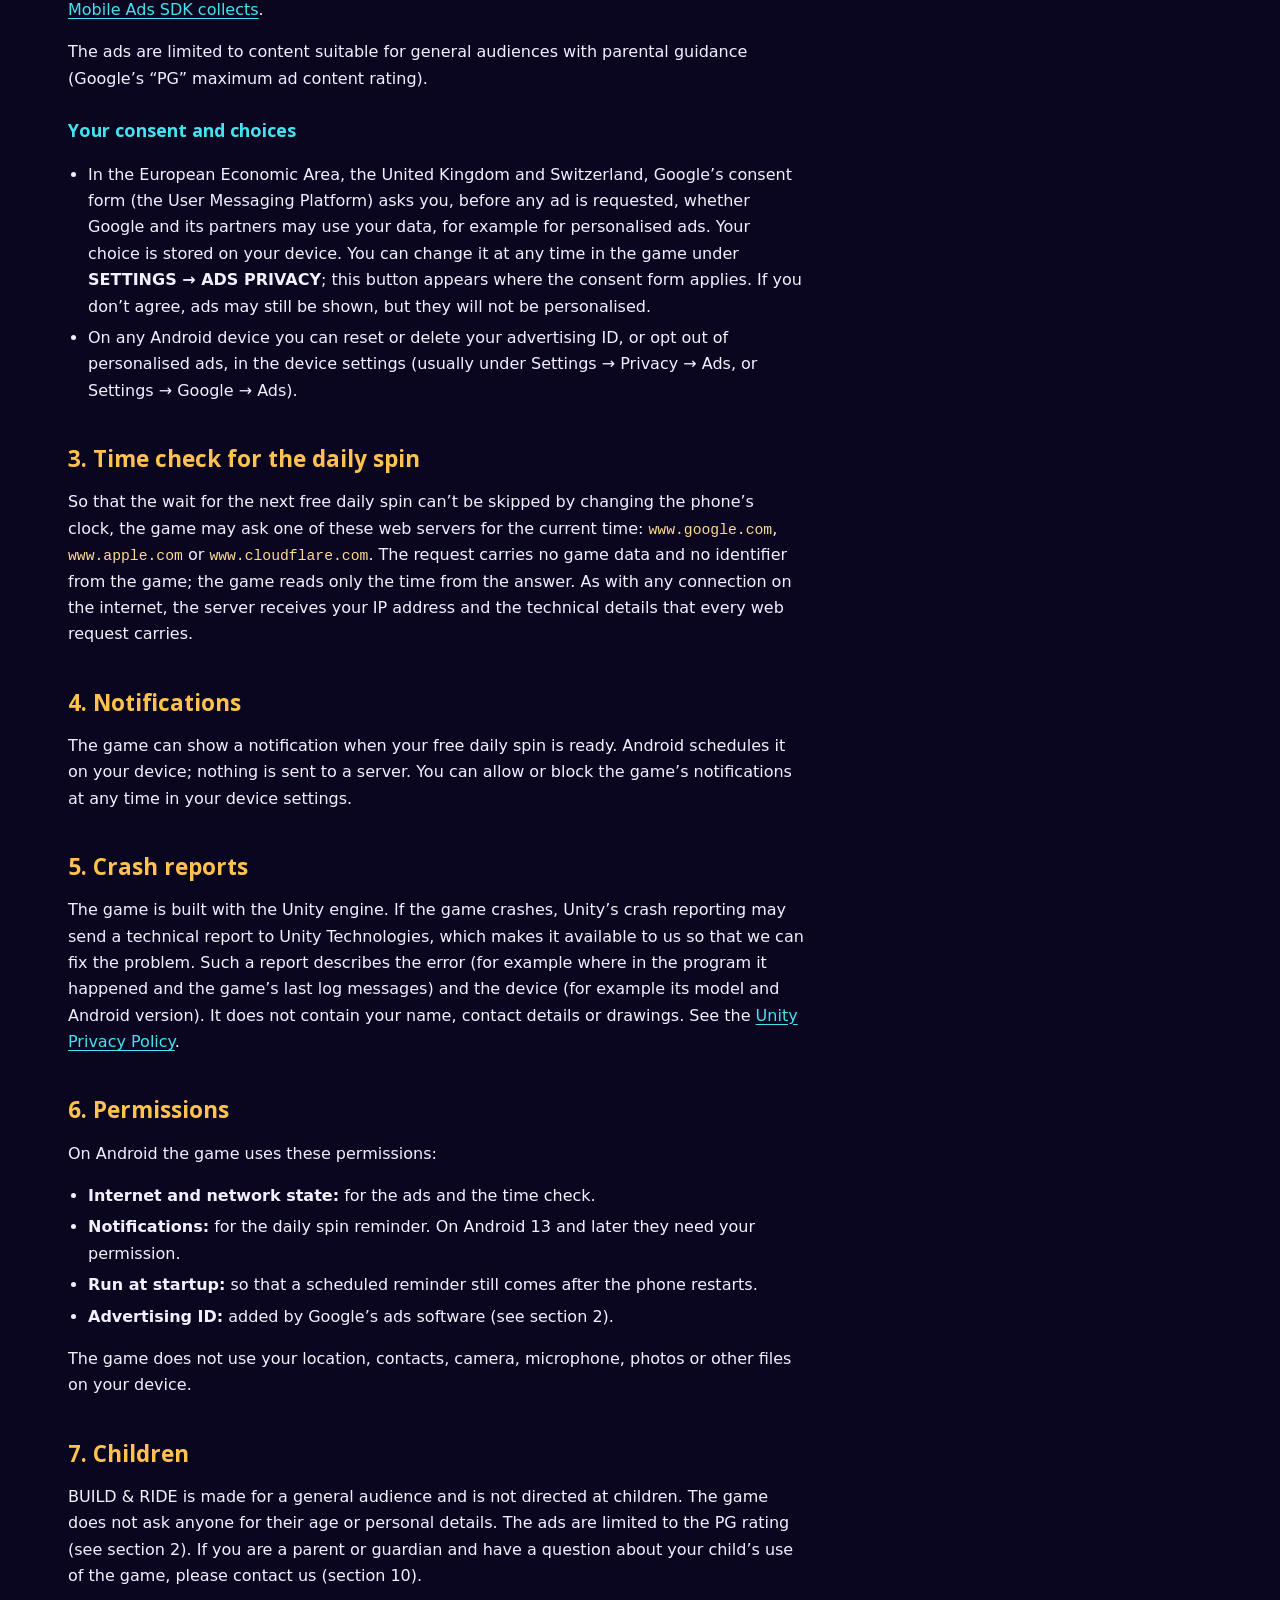
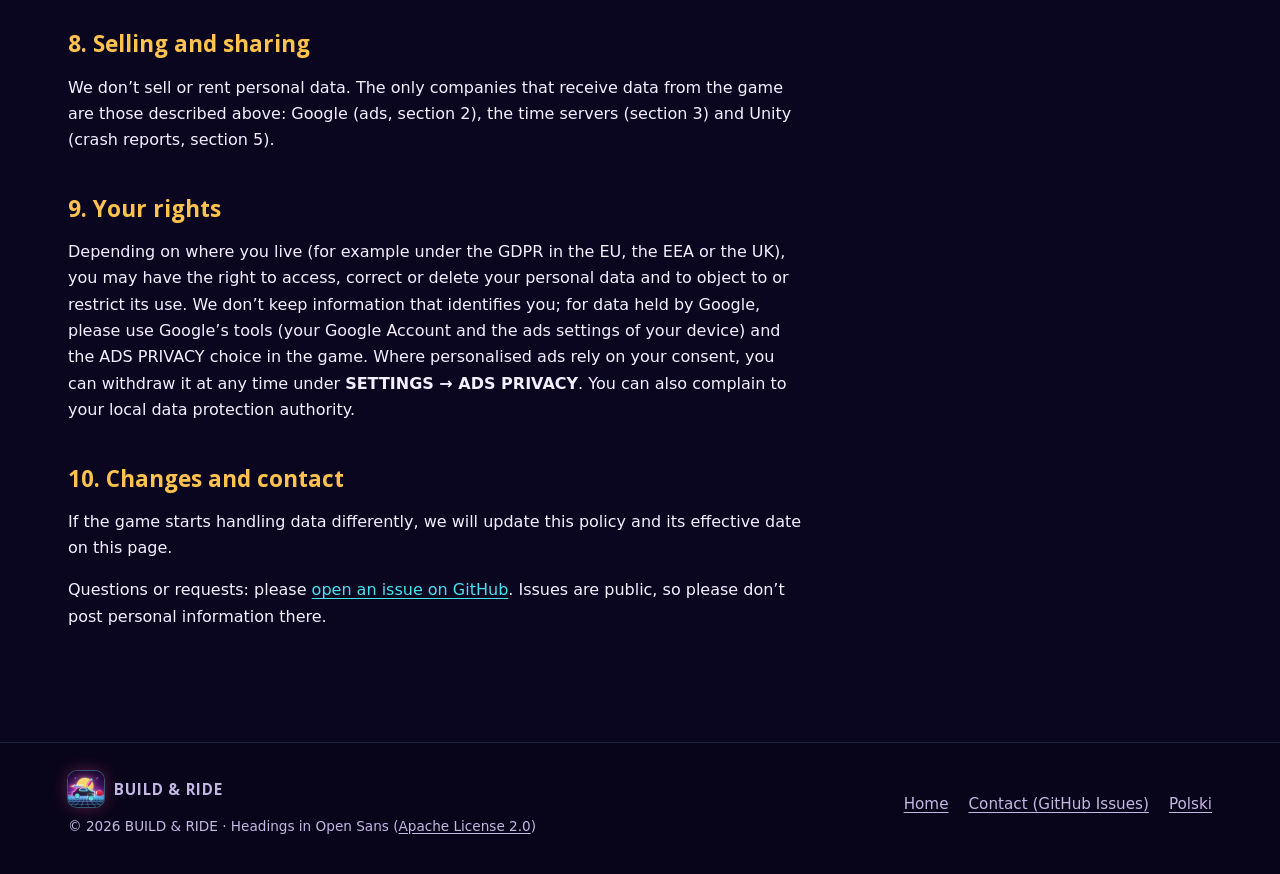
<file: privacy.html>
<!doctype html>
<html lang="en">
<head>
<meta charset="utf-8">
<meta name="viewport" content="width=device-width, initial-scale=1">
<meta http-equiv="Content-Security-Policy" content="default-src 'none'; img-src 'self'; style-src 'self'; font-src 'self'; base-uri 'none'; form-action 'none'">
<meta name="referrer" content="no-referrer">
<title>Privacy Policy | BUILD &amp; RIDE</title>
<meta name="description" content="Privacy policy of BUILD &amp; RIDE, the Android game: what stays on your device, what Google AdMob collects for ads, and your choices.">
<meta name="color-scheme" content="dark">
<meta name="theme-color" content="#0b0620">
<link rel="canonical" href="https://raaafal.github.io/privacy.html">
<link rel="icon" href="favicon.ico" sizes="16x16 32x32 48x48">
<link rel="icon" href="assets/img/icon-192.png" type="image/png" sizes="192x192">
<link rel="apple-touch-icon" href="assets/img/apple-touch-icon.png">
<link rel="preload" href="assets/fonts/open-sans-bold.woff" as="font" type="font/woff" crossorigin>
<link rel="stylesheet" href="assets/css/fonts.css">
<link rel="stylesheet" href="assets/css/site.css">
<meta property="og:type" content="article">
<meta property="og:site_name" content="BUILD &amp; RIDE">
<meta property="og:title" content="Privacy Policy | BUILD &amp; RIDE">
<meta property="og:url" content="https://raaafal.github.io/privacy.html">
<meta property="og:image" content="https://raaafal.github.io/assets/img/og.jpg">
</head>
<body>
<a class="skip" href="#main">Skip to content</a>

<header class="top">
  <div class="wrap">
    <a class="brand" href="./"><img src="assets/img/icon-96.webp" srcset="assets/img/icon-96.webp 1x, assets/img/icon-192.webp 2x" width="36" height="36" alt="">BUILD &amp; RIDE</a>
    <nav aria-label="Main">
      <ul class="nav">
        <li class="sect"><a href="./#modes">Modes</a></li>
        <li class="sect"><a href="./#screenshots">Screenshots</a></li>
        <li class="sect"><a href="privacy.html" aria-current="page">Privacy</a></li>
        <li class="lang"><a href="pl/" hreflang="pl" lang="pl">Polski</a></li>
      </ul>
    </nav>
  </div>
</header>

<main id="main">
  <div class="wrap">
    <article class="doc">
      <h1>Privacy Policy</h1>
      <p class="meta">BUILD &amp; RIDE, the Android game with the package name <code>pl.favourite.drawandride</code><br>Effective date: 10 November 2026</p>

      <p>This policy explains what information BUILD &amp; RIDE (&ldquo;the game&rdquo;) handles, why, and what choices you have. The game is made by an independent developer (&ldquo;we&rdquo;, &ldquo;us&rdquo;).</p>

      <section class="card summary" aria-labelledby="short">
        <h2 id="short">In short</h2>
        <ul>
          <li>You don&rsquo;t need an account. The game never asks for your name, email address, age or other contact details.</li>
          <li>Your cars, progress and settings are saved only on your device.</li>
          <li>The only ads are videos from Google AdMob that you choose to watch for a reward. To provide them, Google&rsquo;s ads software in the game collects data such as your device&rsquo;s advertising ID and IP address.</li>
          <li>Where the law requires consent (for example in the European Economic Area, the United Kingdom and Switzerland), you are asked first, and you can change your choice in the game under <strong>SETTINGS &rarr; ADS PRIVACY</strong>.</li>
          <li>We use no analytics or tracking services of our own, and we don&rsquo;t sell personal data.</li>
        </ul>
      </section>

      <h2 id="device">1. Information stored only on your device</h2>
      <p>The game saves on your device: the cars you draw (their shapes and parts), your progress, gears, achievements and garage, your settings (such as music, sounds and language), whether you have seen the tutorial, and a few dates and counters the game uses itself (for example when you last played, so it can welcome you back).</p>
      <p>The game does not send this information to us or to anyone else. You can delete it at any time by clearing the game&rsquo;s storage in your device settings or by uninstalling the game. If you use Android&rsquo;s backup, Android may include it in your device backup in your Google Account, as it does for other apps; that is controlled by your device settings.</p>

      <h2 id="ads">2. Ads (Google AdMob)</h2>
      <p>The only ads in the game are rewarded videos: you choose to watch one, for example to get more gears. There are no banner ads and no pop-up ads.</p>
      <p>The ads come from Google AdMob, a service of Google. When the game&rsquo;s main menu opens and your device is online, the game asks Google&rsquo;s consent software whether a consent form applies to you and, once ads may be requested, loads one video in advance so that it is ready when you want it. A video is shown only when you choose to watch it.</p>
      <p>According to Google, its ads software in the game (the Google Mobile Ads SDK) collects and shares with Google:</p>
      <ul>
        <li>your IP address, which may be used to estimate the general location of your device;</li>
        <li>interactions with the app and its ads, such as app launches, taps and video views;</li>
        <li>diagnostic information, such as crash logs and performance information;</li>
        <li>device and account identifiers, such as the Android advertising ID and the app set ID.</li>
      </ul>
      <p>Google uses this information for advertising (including personalised ads where that is allowed), analytics and fraud prevention. More about this: <a href="https://policies.google.com/technologies/partner-sites">how Google uses information from sites or apps that use its services</a>, the <a href="https://policies.google.com/privacy">Google Privacy Policy</a>, and <a href="https://developers.google.com/admob/android/privacy/play-data-disclosure">the data the Google Mobile Ads SDK collects</a>.</p>
      <p>The ads are limited to content suitable for general audiences with parental guidance (Google&rsquo;s &ldquo;PG&rdquo; maximum ad content rating).</p>

      <h3 id="consent">Your consent and choices</h3>
      <ul>
        <li>In the European Economic Area, the United Kingdom and Switzerland, Google&rsquo;s consent form (the User Messaging Platform) asks you, before any ad is requested, whether Google and its partners may use your data, for example for personalised ads. Your choice is stored on your device. You can change it at any time in the game under <strong>SETTINGS &rarr; ADS PRIVACY</strong>; this button appears where the consent form applies. If you don&rsquo;t agree, ads may still be shown, but they will not be personalised.</li>
        <li>On any Android device you can reset or delete your advertising ID, or opt out of personalised ads, in the device settings (usually under Settings &rarr; Privacy &rarr; Ads, or Settings &rarr; Google &rarr; Ads).</li>
      </ul>

      <h2 id="time">3. Time check for the daily spin</h2>
      <p>So that the wait for the next free daily spin can&rsquo;t be skipped by changing the phone&rsquo;s clock, the game may ask one of these web servers for the current time: <code>www.google.com</code>, <code>www.apple.com</code> or <code>www.cloudflare.com</code>. The request carries no game data and no identifier from the game; the game reads only the time from the answer. As with any connection on the internet, the server receives your IP address and the technical details that every web request carries.</p>

      <h2 id="notifications">4. Notifications</h2>
      <p>The game can show a notification when your free daily spin is ready. Android schedules it on your device; nothing is sent to a server. You can allow or block the game&rsquo;s notifications at any time in your device settings.</p>

      <h2 id="crashes">5. Crash reports</h2>
      <p>The game is built with the Unity engine. If the game crashes, Unity&rsquo;s crash reporting may send a technical report to Unity Technologies, which makes it available to us so that we can fix the problem. Such a report describes the error (for example where in the program it happened and the game&rsquo;s last log messages) and the device (for example its model and Android version). It does not contain your name, contact details or drawings. See the <a href="https://unity.com/legal/privacy-policy">Unity Privacy Policy</a>.</p>

      <h2 id="permissions">6. Permissions</h2>
      <p>On Android the game uses these permissions:</p>
      <ul>
        <li><strong>Internet and network state:</strong> for the ads and the time check.</li>
        <li><strong>Notifications:</strong> for the daily spin reminder. On Android 13 and later they need your permission.</li>
        <li><strong>Run at startup:</strong> so that a scheduled reminder still comes after the phone restarts.</li>
        <li><strong>Advertising ID:</strong> added by Google&rsquo;s ads software (see section 2).</li>
      </ul>
      <p>The game does not use your location, contacts, camera, microphone, photos or other files on your device.</p>

      <h2 id="children">7. Children</h2>
      <p>BUILD &amp; RIDE is made for a general audience and is not directed at children. The game does not ask anyone for their age or personal details. The ads are limited to the PG rating (see section 2). If you are a parent or guardian and have a question about your child&rsquo;s use of the game, please contact us (section 10).</p>

      <h2 id="sharing">8. Selling and sharing</h2>
      <p>We don&rsquo;t sell or rent personal data. The only companies that receive data from the game are those described above: Google (ads, section 2), the time servers (section 3) and Unity (crash reports, section 5).</p>

      <h2 id="rights">9. Your rights</h2>
      <p>Depending on where you live (for example under the GDPR in the EU, the EEA or the UK), you may have the right to access, correct or delete your personal data and to object to or restrict its use. We don&rsquo;t keep information that identifies you; for data held by Google, please use Google&rsquo;s tools (your Google Account and the ads settings of your device) and the ADS PRIVACY choice in the game. Where personalised ads rely on your consent, you can withdraw it at any time under <strong>SETTINGS &rarr; ADS PRIVACY</strong>. You can also complain to your local data protection authority.</p>

      <h2 id="contact">10. Changes and contact</h2>
      <p>If the game starts handling data differently, we will update this policy and its effective date on this page.</p>
      <p>Questions or requests: please <a href="https://github.com/Raaafal/raaafal.github.io/issues">open an issue on GitHub</a>. Issues are public, so please don&rsquo;t post personal information there.</p>
    </article>
  </div>
</main>

<footer class="foot">
  <div class="wrap">
    <div>
      <p><a class="brand" href="./"><img src="assets/img/icon-96.webp" width="36" height="36" alt="" loading="lazy">BUILD &amp; RIDE</a></p>
      <p class="small">&copy; 2026 BUILD &amp; RIDE &middot; Headings in Open Sans (<a href="assets/fonts/LICENSE.txt">Apache License 2.0</a>)</p>
    </div>
    <ul>
      <li><a href="./">Home</a></li>
      <li><a href="https://github.com/Raaafal/raaafal.github.io/issues">Contact (GitHub Issues)</a></li>
      <li><a href="pl/" hreflang="pl" lang="pl">Polski</a></li>
    </ul>
  </div>
</footer>
</body>
</html>
</file>
<file: assets/css/fonts.css>
/* The game's heading font: Open Sans Bold (Apache License 2.0, see ../fonts/LICENSE.txt).
   Kept out of site.css so that pages whose security policy allows no fonts (404.html) never request it. */
@font-face {
  font-family: "Open Sans Site";
  src: url("../fonts/open-sans-bold.woff") format("woff");
  font-weight: 700;
  font-style: normal;
  font-display: swap;
}
</file>
<file: assets/css/site.css>
/* BUILD & RIDE website, phone first. No external requests.
   The headings use the game's own Open Sans Bold, declared in fonts.css (linked by the pages that allow fonts);
   without it they fall back to the system font, which the text uses anyway. */

:root {
  color-scheme: dark;
  --bg: #0b0620;
  --bg-2: #120a2e;
  --bg-top: #1b0d42;
  --panel: rgba(255, 255, 255, 0.045);
  --panel-2: rgba(255, 255, 255, 0.08);
  --line: rgba(140, 205, 255, 0.17);
  --text: #f4efff;
  --muted: #c3b8e3;
  --cyan: #45e3f2;
  --pink: #ff4f9a;
  --gold: #ffc24f;
  --violet: #a978ff;
  --ink: #1a0b33;
  --radius: 20px;
  --wrap: 1200px;
  --gutter: 16px;
  --header-h: 60px;
  --display: "Open Sans Site", system-ui, -apple-system, "Segoe UI", Roboto, "Helvetica Neue", Arial, sans-serif;
  --body: system-ui, -apple-system, "Segoe UI", Roboto, "Helvetica Neue", Arial, "Noto Sans", sans-serif;
}

/* accent colours: the modes keep the same colour on their cards and on the screenshots */
.c-cyan { --accent: var(--cyan); --accent-soft: rgba(69, 227, 242, 0.13); }
.c-pink { --accent: var(--pink); --accent-soft: rgba(255, 79, 154, 0.14); }
.c-gold { --accent: var(--gold); --accent-soft: rgba(255, 194, 79, 0.13); }
.c-violet { --accent: var(--violet); --accent-soft: rgba(169, 120, 255, 0.15); }

*,
*::before,
*::after {
  box-sizing: border-box;
}

html {
  -webkit-text-size-adjust: 100%;
  text-size-adjust: 100%;
  scroll-behavior: smooth;
  scroll-padding-top: calc(var(--header-h) + 12px);
}

body {
  margin: 0;
  min-height: 100vh;
  font: 400 1rem/1.65 var(--body);
  color: var(--text);
  background-color: var(--bg);
  background-image:
    radial-gradient(900px 520px at 85% 0, rgba(169, 120, 255, 0.22), transparent 70%),
    radial-gradient(700px 480px at 5% 0, rgba(255, 79, 154, 0.14), transparent 70%),
    linear-gradient(180deg, var(--bg-top) 0, var(--bg) 760px);
  background-repeat: no-repeat;
  overflow-x: hidden;
}

/* a quiet field of stars behind everything */
body::before {
  content: "";
  position: fixed;
  inset: 0;
  z-index: -3;
  pointer-events: none;
  opacity: 0.5;
  background-image:
    radial-gradient(1.2px 1.2px at 24px 36px, #fff 50%, transparent 52%),
    radial-gradient(1px 1px at 150px 92px, rgba(255, 255, 255, 0.85) 50%, transparent 52%),
    radial-gradient(1.6px 1.6px at 96px 170px, rgba(200, 240, 255, 0.9) 50%, transparent 52%),
    radial-gradient(1px 1px at 236px 214px, rgba(255, 255, 255, 0.7) 50%, transparent 52%),
    radial-gradient(1.3px 1.3px at 310px 48px, rgba(255, 220, 240, 0.8) 50%, transparent 52%),
    radial-gradient(1px 1px at 200px 130px, rgba(255, 255, 255, 0.6) 50%, transparent 52%);
  background-size: 340px 260px;
}

img {
  max-width: 100%;
  height: auto;
  display: block;
}

a {
  color: var(--cyan);
  text-underline-offset: 0.18em;
}

a:hover {
  color: #8ff1fa;
}

:focus-visible {
  outline: 3px solid var(--gold);
  outline-offset: 3px;
}

.wrap {
  width: 100%;
  max-width: var(--wrap);
  margin: 0 auto;
  padding: 0 var(--gutter);
}

.sprite {
  position: absolute;
  width: 0;
  height: 0;
  overflow: hidden;
}

.i {
  width: 26px;
  height: 26px;
  fill: none;
  stroke: currentColor;
  stroke-width: 2;
  stroke-linecap: round;
  stroke-linejoin: round;
  flex: none;
}

.skip {
  position: absolute;
  left: -9999px;
  top: 0;
  padding: 8px 14px;
  background: var(--gold);
  color: var(--ink);
  font-weight: 700;
  z-index: 40;
}

/* dark text on the gold label in every state (a:hover would otherwise make it light cyan on gold) */
.skip:hover,
.skip:active,
.skip:focus {
  color: var(--ink);
}

.skip:focus {
  left: 12px;
  top: 12px;
}

/* ------------------------------------------------------------------ header */

.top {
  position: sticky;
  top: 0;
  z-index: 30;
  background: rgba(11, 6, 32, 0.88);
  border-bottom: 1px solid var(--line);
}

.top .wrap {
  display: flex;
  align-items: center;
  justify-content: space-between;
  gap: 12px;
  min-height: var(--header-h);
}

.brand {
  display: inline-flex;
  align-items: center;
  gap: 10px;
  color: var(--text);
  text-decoration: none;
  font: 700 1rem/1 var(--display);
  letter-spacing: 0.06em;
  white-space: nowrap;
}

.brand img {
  width: 36px;
  height: 36px;
  border-radius: 9px;
  box-shadow: 0 0 0 1px rgba(69, 227, 242, 0.35), 0 0 16px rgba(255, 79, 154, 0.35);
}

.brand:hover {
  color: var(--text);
}

.nav {
  display: flex;
  align-items: center;
  gap: 2px;
  margin: 0;
  padding: 0;
  list-style: none;
}

.nav a {
  display: inline-flex;
  align-items: center;
  min-height: 40px;
  padding: 0 12px;
  border-radius: 999px;
  color: var(--muted);
  text-decoration: none;
  font-weight: 600;
  font-size: 0.95rem;
}

.nav a:hover {
  color: var(--text);
  background: var(--panel-2);
}

.nav a[aria-current="page"] {
  color: var(--text);
}

.nav .lang a {
  margin-left: 6px;
  color: var(--text);
  border: 1px solid var(--line);
}

/* on phones the header keeps the name and the language; the page itself is the menu */
.nav .sect {
  display: none;
}

@media (min-width: 700px) {
  .nav .sect {
    display: block;
  }
}

/* ------------------------------------------------------------------ hero */

.hero {
  position: relative;
  isolation: isolate;
  overflow: hidden;
  padding: 36px 0 56px;
  text-align: center;
}

/* a neon floor that runs to the horizon behind the collage */
.hero::after {
  content: "";
  position: absolute;
  z-index: -2;
  left: -60%;
  right: -60%;
  bottom: 0;
  height: 44%;
  background-image:
    linear-gradient(rgba(69, 227, 242, 0.6) 1px, transparent 1px),
    linear-gradient(90deg, rgba(69, 227, 242, 0.6) 1px, transparent 1px);
  background-size: 56px 34px;
  background-position: center bottom;
  transform: perspective(360px) rotateX(58deg);
  transform-origin: 50% 100%;
  -webkit-mask-image: linear-gradient(to top, #000 0, rgba(0, 0, 0, 0.6) 40%, transparent 88%);
  mask-image: linear-gradient(to top, #000 0, rgba(0, 0, 0, 0.6) 40%, transparent 88%);
  opacity: 0.5;
}

.eyebrow {
  display: inline-flex;
  align-items: center;
  margin: 0 0 18px;
  padding: 7px 14px;
  border-radius: 999px;
  border: 1px solid rgba(69, 227, 242, 0.35);
  background: rgba(69, 227, 242, 0.08);
  color: var(--cyan);
  font: 700 0.75rem/1.2 var(--display);
  letter-spacing: 0.16em;
  text-transform: uppercase;
}

.wordmark {
  margin: 0;
  font: 700 clamp(3.4rem, 16.5vw, 7.6rem)/0.98 var(--display);
  letter-spacing: 0.005em;
  text-transform: uppercase;
  color: var(--gold);
  filter: drop-shadow(0 0 22px rgba(255, 79, 154, 0.38));
}

.wordmark span {
  display: block;
}

@supports ((-webkit-background-clip: text) or (background-clip: text)) {
  .wordmark {
    background: linear-gradient(180deg, #ffd977 8%, #ffb14d 42%, #ff7a86 62%, #ff4f9a 92%);
    -webkit-background-clip: text;
    background-clip: text;
    color: transparent;
  }
}

.tagline {
  margin: 14px 0 0;
  font: 700 clamp(1.35rem, 5.6vw, 2.1rem)/1.2 var(--display);
  color: var(--cyan);
  text-shadow: 0 0 18px rgba(69, 227, 242, 0.45);
}

.lead {
  max-width: 40rem;
  margin: 18px auto 0;
  font-size: 1.08rem;
  color: var(--text);
}

.note {
  margin: 14px 0 0;
  color: var(--muted);
  font-size: 0.95rem;
}

/* the collage, framed like a glowing screen, with the sun rising behind it */
.showcase {
  position: relative;
  isolation: isolate;
  max-width: 1160px;
  margin: calc(13% + 26px) auto 0;
}

.showcase::before {
  content: "";
  position: absolute;
  z-index: -1;
  left: 50%;
  top: 0;
  width: 46%;
  aspect-ratio: 1;
  border-radius: 50%;
  transform: translate(-50%, -28%);
  background: linear-gradient(180deg, #ffe08a 0%, #ffb347 30%, #ff7a7f 60%, #ff4f9a 100%);
  -webkit-mask-image: linear-gradient(180deg, #000 0 15%, transparent 15% 17%, #000 17% 21%, transparent 21% 24%, #000 24% 27%, transparent 27% 31%, #000 31%);
  mask-image: linear-gradient(180deg, #000 0 15%, transparent 15% 17%, #000 17% 21%, transparent 21% 24%, #000 24% 27%, transparent 27% 31%, #000 31%);
}

.frame {
  padding: 3px;
  border-radius: 19px;
  background: linear-gradient(135deg, var(--cyan), var(--violet) 45%, var(--pink));
  box-shadow: 0 30px 80px -24px rgba(255, 79, 154, 0.6), 0 0 90px rgba(169, 120, 255, 0.3);
}

.frame img {
  width: 100%;
  border-radius: 16px;
  background: var(--bg-2);
}

/* ------------------------------------------------------------------ buttons */

.cta {
  display: flex;
  flex-direction: column;
  align-items: stretch;
  gap: 12px;
  max-width: 360px;
  margin: 26px auto 0;
}

.btn {
  display: inline-flex;
  align-items: center;
  justify-content: center;
  gap: 10px;
  min-height: 52px;
  padding: 12px 26px;
  border: 2px solid transparent;
  border-radius: 999px;
  font: 700 1rem/1.2 var(--display);
  letter-spacing: 0.02em;
  text-align: center;
  text-decoration: none;
  color: var(--ink);
  background: linear-gradient(90deg, var(--gold), var(--pink));
  box-shadow: 0 8px 28px rgba(255, 79, 154, 0.35);
}

/* Only real links react to the mouse. The coming-soon label is a <span>: it keeps its colours, has no hover
   state and no pointer. (A plain ".btn:hover" used to give it the dark text of the gradient button on its
   transparent background, so the label disappeared.) */
a.btn:hover,
a.btn:active {
  color: var(--ink);
  filter: brightness(1.08);
}

.btn-soon {
  color: var(--text);
  background: rgba(255, 194, 79, 0.06);
  border: 2px dashed rgba(255, 194, 79, 0.75);
  box-shadow: none;
  cursor: default;
}

.btn-ghost {
  color: var(--cyan);
  background: transparent;
  border-color: rgba(69, 227, 242, 0.6);
  box-shadow: 0 0 22px rgba(69, 227, 242, 0.16);
}

a.btn-ghost:hover,
a.btn-ghost:active {
  color: #8ff1fa;
  background: rgba(69, 227, 242, 0.08);
  filter: none;
}

@media (min-width: 640px) {
  .cta {
    flex-direction: row;
    flex-wrap: wrap;
    justify-content: center;
    max-width: none;
  }
}

/* ------------------------------------------------------------------ sections */

.section {
  padding: 72px 0 0;
}

.section-head {
  max-width: 46rem;
  margin: 0 0 28px;
}

.kicker {
  margin: 0 0 8px;
  color: var(--cyan);
  font: 700 0.78rem/1.2 var(--display);
  letter-spacing: 0.16em;
  text-transform: uppercase;
}

h2 {
  margin: 0;
  font: 700 clamp(1.8rem, 1.15rem + 2.8vw, 2.8rem)/1.15 var(--display);
  text-wrap: balance;
}

h3 {
  font-family: var(--display);
  font-weight: 700;
}

.sub {
  margin: 10px 0 0;
  color: var(--muted);
  font-size: 1.05rem;
}

.icon {
  display: grid;
  place-items: center;
  width: 52px;
  height: 52px;
  border-radius: 16px;
  color: var(--accent);
  background: var(--accent-soft);
  box-shadow: inset 0 0 0 1px var(--accent-soft);
}

/* the three steps */
.steps {
  display: grid;
  gap: 16px;
  margin: 0;
  padding: 0;
  list-style: none;
}

.step {
  position: relative;
  padding: 24px 22px 22px;
  border-radius: var(--radius);
  background: linear-gradient(180deg, rgba(255, 255, 255, 0.06), rgba(255, 255, 255, 0.025));
  border: 1px solid var(--line);
}

.step-no {
  position: absolute;
  top: 18px;
  right: 22px;
  color: var(--accent);
  font: 700 0.8rem/1 var(--display);
  letter-spacing: 0.14em;
  text-transform: uppercase;
}

.step h3 {
  margin: 16px 0 6px;
  font-size: 1.45rem;
  line-height: 1.2;
  color: var(--accent);
}

.step p {
  margin: 0;
  color: var(--muted);
}

/* the modes */
.modes {
  display: flex;
  flex-wrap: wrap;
  justify-content: center;
  gap: 16px;
  margin: 0;
  padding: 0;
  list-style: none;
}

.mode {
  position: relative;
  flex: 1 1 100%;
  padding: 22px 22px 20px;
  border-radius: var(--radius);
  background: var(--panel);
  border: 1px solid var(--line);
  overflow: hidden;
}

.mode::before {
  content: "";
  position: absolute;
  left: 0;
  right: 0;
  top: 0;
  height: 3px;
  background: var(--accent);
  box-shadow: 0 0 18px var(--accent);
}

.mode .icon {
  width: 46px;
  height: 46px;
  border-radius: 14px;
}

.mode h3 {
  margin: 14px 0 2px;
  font-size: 1.3rem;
  line-height: 1.25;
  color: var(--accent);
}

.mode .mode-tag {
  margin: 0 0 8px;
  color: var(--text);
  font-weight: 600;
}

.mode p {
  margin: 0;
  color: var(--muted);
}

/* the screenshots: a row to swipe on phones, a grid on wider screens */
.gallery {
  display: grid;
  grid-auto-flow: column;
  grid-auto-columns: 84%;
  gap: 14px;
  margin: 0 calc(-1 * var(--gutter));
  padding: 4px var(--gutter) 16px;
  list-style: none;
  overflow-x: auto;
  overscroll-behavior-x: contain;
  scroll-snap-type: x mandatory;
  scroll-padding-inline: var(--gutter);
  scrollbar-width: thin;
  scrollbar-color: rgba(69, 227, 242, 0.55) transparent;
}

.gallery > li {
  min-width: 0;
  scroll-snap-align: start;
}

.shot {
  display: flex;
  flex-direction: column;
  height: 100%;
  margin: 0;
  border-radius: 18px;
  background: var(--panel);
  border: 1px solid var(--line);
  overflow: hidden;
}

.shot a {
  display: block;
  aspect-ratio: 16 / 9;
  overflow: hidden;
  background: var(--bg-2);
}

.shot a:focus-visible {
  outline-offset: -4px;
}

.shot img {
  width: 100%;
  height: 100%;
  object-fit: cover;
  transition: transform 0.35s ease;
}

.shot a:hover img {
  transform: scale(1.04);
}

.shot figcaption {
  padding: 12px 14px 15px;
  line-height: 1.4;
}

.chip {
  display: table;
  margin-bottom: 7px;
  padding: 3px 9px;
  border-radius: 999px;
  color: var(--accent);
  background: var(--accent-soft);
  font: 700 0.72rem/1.35 var(--display);
  letter-spacing: 0.1em;
  text-transform: uppercase;
}

.swipe-hint {
  margin: 2px 0 0;
  color: var(--muted);
  font-size: 0.92rem;
}

/* also in the game */
.facts {
  display: grid;
  gap: 14px;
  margin: 0;
  padding: 0;
  list-style: none;
}

.fact {
  display: flex;
  align-items: flex-start;
  gap: 14px;
  padding: 18px;
  border-radius: 18px;
  background: var(--panel);
  border: 1px solid var(--line);
}

.fact .icon {
  width: 44px;
  height: 44px;
  border-radius: 14px;
}

.fact .i {
  width: 24px;
  height: 24px;
}

.fact strong {
  display: block;
  margin: 1px 0 3px;
  font: 700 1.06rem/1.3 var(--display);
}

.fact span {
  color: var(--muted);
}

/* break the list of languages between the names, not inside a Korean or Japanese one */
.fact .langs {
  word-break: keep-all;
}

/* the closing call */
.final {
  padding: 80px 0 8px;
  text-align: center;
}

.banner {
  max-width: 880px;
  margin: 0 auto 30px;
  border-radius: var(--radius);
  overflow: hidden;
  box-shadow: 0 0 0 1px rgba(69, 227, 242, 0.35), 0 24px 70px -20px rgba(255, 79, 154, 0.5);
}

.banner img {
  width: 100%;
}

/* ------------------------------------------------------------------ wider screens */

@media (min-width: 640px) {
  .mode {
    flex: 0 1 calc(50% - 8px);
  }

  .facts {
    grid-template-columns: repeat(2, minmax(0, 1fr));
  }

  .fact.wide {
    grid-column: 1 / -1;
  }
}

@media (min-width: 720px) {
  .gallery {
    grid-auto-flow: row;
    grid-auto-columns: auto;
    grid-template-columns: repeat(2, minmax(0, 1fr));
    gap: 20px;
    margin: 0;
    padding: 0;
    overflow: visible;
  }

  .swipe-hint {
    display: none;
  }
}

@media (min-width: 900px) {
  :root {
    --gutter: 28px;
    --header-h: 68px;
  }

  .hero {
    padding: 64px 0 88px;
  }

  .lead {
    font-size: 1.22rem;
  }

  .section {
    padding-top: 104px;
  }

  .section-head {
    margin-bottom: 36px;
  }

  .steps {
    grid-template-columns: repeat(3, minmax(0, 1fr));
    gap: 20px;
  }
}

@media (min-width: 1100px) {
  .mode {
    flex-basis: calc(25% - 12px);
  }

  .gallery {
    grid-template-columns: repeat(3, minmax(0, 1fr));
  }

  /* three across; the list of languages takes the last two places of the second row */
  .facts {
    grid-template-columns: repeat(3, minmax(0, 1fr));
  }

  .fact.wide {
    grid-column: span 2;
  }
}

@media (max-width: 360px) {
  .btn {
    padding-left: 16px;
    padding-right: 16px;
    font-size: 0.97rem;
  }
}

@media (prefers-reduced-motion: reduce) {
  html {
    scroll-behavior: auto;
  }

  .shot img {
    transition: none;
  }

  .shot a:hover img {
    transform: none;
  }
}

/* ------------------------------------------------------------------ the screenshot viewer (assets/js/gallery.js) */

html.lb-open {
  overflow: hidden;
}

.lightbox {
  position: fixed;
  inset: 0;
  width: 100%;
  height: 100%;
  max-width: none;
  max-height: none;
  margin: 0;
  padding: 0;
  border: 0;
  color: var(--text);
  background: rgba(7, 3, 20, 0.97);
  overflow: hidden;
}

.lightbox[open] {
  display: grid;
  grid-template-rows: auto minmax(0, 1fr) auto;
}

/* the dialog itself covers the whole screen */
.lightbox::backdrop {
  background: transparent;
}

.lb-bar,
.lb-foot {
  display: flex;
  align-items: center;
  justify-content: space-between;
  gap: 12px;
  padding-left: var(--gutter);
  padding-right: var(--gutter);
}

.lb-bar {
  padding-top: max(10px, env(safe-area-inset-top));
  padding-bottom: 4px;
}

.lb-foot {
  padding-top: 8px;
  padding-bottom: max(16px, env(safe-area-inset-bottom));
}

.lb-count {
  margin: 0;
  color: var(--muted);
  font: 700 0.9rem/1 var(--display);
  letter-spacing: 0.08em;
  font-variant-numeric: tabular-nums;
}

.lb-btn {
  display: grid;
  place-items: center;
  flex: none;
  width: 48px;
  height: 48px;
  padding: 0;
  border: 1px solid var(--line);
  border-radius: 50%;
  color: var(--text);
  background: rgba(255, 255, 255, 0.07);
  cursor: pointer;
  -webkit-tap-highlight-color: transparent;
}

.lb-btn:hover {
  border-color: var(--accent);
  background: var(--accent-soft);
}

.lb-btn .i {
  width: 24px;
  height: 24px;
}

.lb-stage {
  position: relative;
  display: grid;
  place-items: center;
  min-height: 0;
  padding: 6px var(--gutter);
  container-type: size;
  touch-action: pan-y pinch-zoom;
  -webkit-user-select: none;
  user-select: none;
}

/* as large as the stage allows, always 16:9 (all the screenshots are), so the small picture shown while the
   large one loads takes the same place */
.lb-img {
  width: 100%;
  width: min(100cqw, 100cqh * 16 / 9);
  height: auto;
  aspect-ratio: 16 / 9;
  object-fit: cover;
  border-radius: 14px;
  background: var(--bg-2);
  box-shadow: 0 0 0 2px var(--accent), 0 20px 70px -20px var(--accent);
  transition: transform 0.2s ease;
  -webkit-user-drag: none;
}

.lb-img.is-dragging {
  transition: none;
}

.lb-img.from-next {
  animation: lb-from-next 0.24s ease-out;
}

.lb-img.from-prev {
  animation: lb-from-prev 0.24s ease-out;
}

@keyframes lb-from-next {
  from {
    opacity: 0.35;
    transform: translateX(36px);
  }
}

@keyframes lb-from-prev {
  from {
    opacity: 0.35;
    transform: translateX(-36px);
  }
}

.lb-stage.is-loading .lb-img {
  opacity: 0;
}

.lb-stage.is-loading::after {
  content: "";
  position: absolute;
  left: 50%;
  top: 50%;
  width: 36px;
  height: 36px;
  margin: -18px 0 0 -18px;
  border: 3px solid rgba(255, 255, 255, 0.16);
  border-top-color: var(--accent);
  border-radius: 50%;
  animation: lb-spin 0.8s linear infinite;
}

@keyframes lb-spin {
  to {
    transform: rotate(360deg);
  }
}

/* room for a caption of two lines, so the picture does not jump from one screenshot to the next */
.lb-cap {
  flex: 1;
  min-width: 0;
  min-height: 4.4rem;
  margin: 0;
  text-align: center;
  line-height: 1.4;
}

.lb-cap .chip {
  margin: 0 auto 6px;
}

/* wider screens (and phones on their side): the arrows sit beside the picture */
@media (min-width: 720px) {
  .lb-stage {
    padding: 8px 92px;
  }

  .lb-prev,
  .lb-next {
    position: absolute;
    top: 50%;
    width: 56px;
    height: 56px;
    margin-top: -28px;
  }

  .lb-prev {
    left: max(20px, env(safe-area-inset-left));
  }

  .lb-next {
    right: max(20px, env(safe-area-inset-right));
  }

  .lb-cap {
    min-height: 0;
  }
}

/* phones on their side: little height, so the caption takes one line */
@media (max-height: 560px) {
  .lb-bar {
    padding-top: max(6px, env(safe-area-inset-top));
    padding-bottom: 0;
  }

  .lb-foot {
    padding-top: 4px;
    padding-bottom: max(8px, env(safe-area-inset-bottom));
  }

  .lb-cap {
    min-height: 0;
    white-space: nowrap;
    overflow: hidden;
    text-overflow: ellipsis;
  }

  .lb-cap .chip {
    display: inline-block;
    margin: 0 8px 0 0;
  }
}

@media (prefers-reduced-motion: reduce) {
  .lb-img,
  .lb-img.from-next,
  .lb-img.from-prev {
    animation: none;
    transition: none;
  }

  .lb-stage.is-loading::after {
    animation-duration: 2.4s;
  }
}

/* ------------------------------------------------------------------ the privacy policy */

.doc {
  max-width: 46rem;
  padding: 44px 0 24px;
}

.doc h1 {
  margin: 0 0 8px;
  font: 700 clamp(2rem, 1.3rem + 2.8vw, 3rem)/1.12 var(--display);
  text-shadow: 0 0 24px rgba(255, 79, 154, 0.45);
}

.doc .meta {
  margin: 0 0 26px;
  color: var(--muted);
}

.doc h2 {
  margin: 40px 0 10px;
  font-size: 1.4rem;
  line-height: 1.3;
  color: var(--gold);
}

.doc h3 {
  margin: 24px 0 6px;
  font-size: 1.12rem;
  color: var(--cyan);
}

.doc p,
.doc li {
  color: var(--text);
}

.doc ul {
  padding-left: 1.25rem;
}

.doc li {
  margin: 5px 0;
}

.card {
  background: var(--panel);
  border: 1px solid var(--line);
  border-radius: var(--radius);
  padding: 22px 22px 20px;
}

.doc .summary {
  margin: 20px 0 8px;
  background: linear-gradient(180deg, rgba(69, 227, 242, 0.07), rgba(255, 255, 255, 0.03));
  border-color: rgba(69, 227, 242, 0.28);
}

.doc .summary h2 {
  margin-top: 0;
  color: var(--cyan);
}

.doc .summary ul {
  margin: 0;
}

.doc code {
  font-family: ui-monospace, "Cascadia Mono", Consolas, Menlo, monospace;
  font-size: 0.92em;
  color: #ffd98f;
  overflow-wrap: anywhere;
}

/* ------------------------------------------------------------------ footer */

.foot {
  margin-top: 72px;
  border-top: 1px solid var(--line);
  background: rgba(0, 0, 0, 0.2);
  color: var(--muted);
  font-size: 0.95rem;
}

.foot .wrap {
  display: grid;
  gap: 14px;
  padding-top: 28px;
  padding-bottom: 36px;
}

.foot p {
  margin: 0;
}

.foot .brand {
  font-size: 0.95rem;
}

.foot ul {
  display: flex;
  flex-wrap: wrap;
  gap: 8px 20px;
  margin: 0;
  padding: 0;
  list-style: none;
}

.foot a {
  color: var(--muted);
}

.foot a:hover {
  color: var(--text);
}

.foot .small {
  font-size: 0.85rem;
}

@media (min-width: 900px) {
  .foot .wrap {
    grid-template-columns: 1fr auto;
    align-items: center;
  }
}

/* ------------------------------------------------------------------ the 404 page (its own HTML stays as it is) */

.lost {
  text-align: center;
  padding: 72px 0 40px;
}

.lost h1 {
  margin: 18px 0 8px;
  font-size: clamp(1.8rem, 1.2rem + 2.4vw, 2.6rem);
  font-weight: 800;
}

.lost img {
  margin: 0 auto;
  width: 120px;
  height: 120px;
  border-radius: 26px;
  box-shadow: 0 0 0 1px rgba(69, 227, 242, 0.35), 0 0 40px rgba(255, 79, 154, 0.35);
}

.lost .cta {
  flex-direction: row;
  justify-content: center;
  max-width: none;
}
</file>
